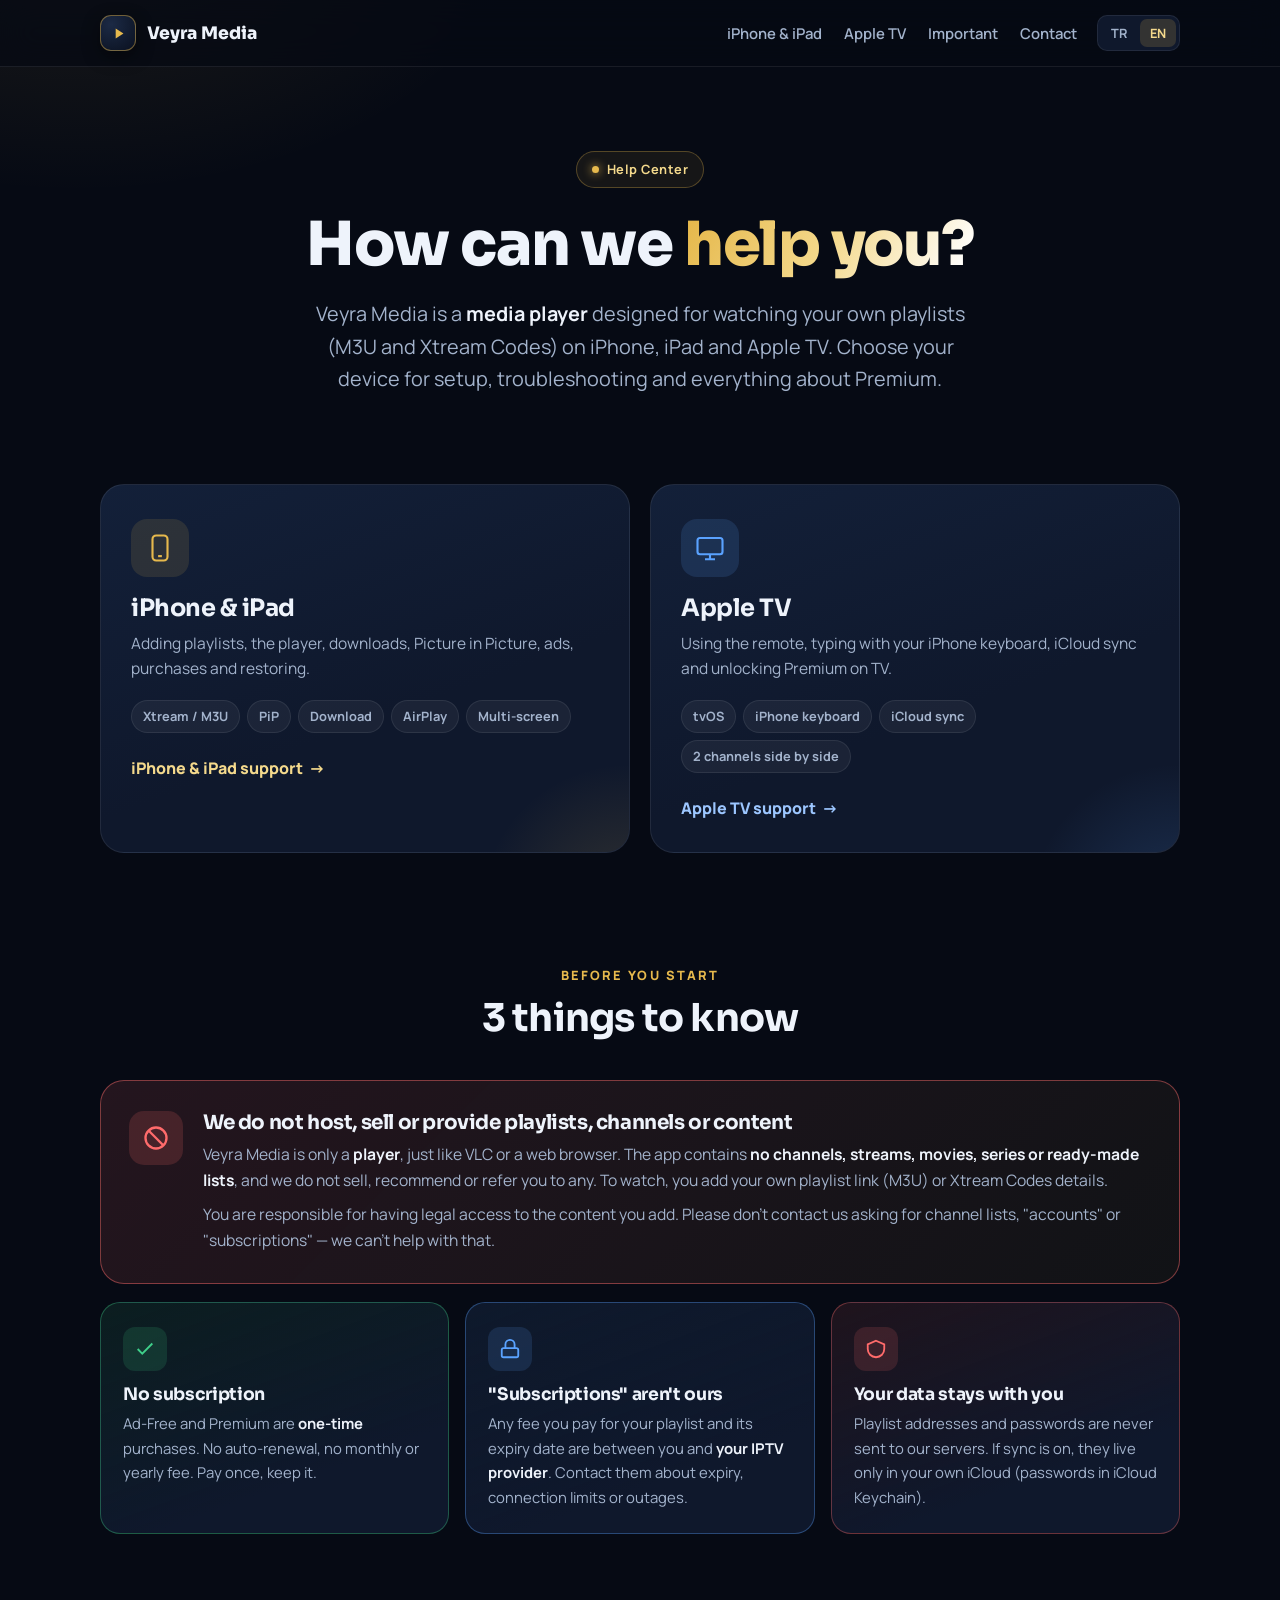
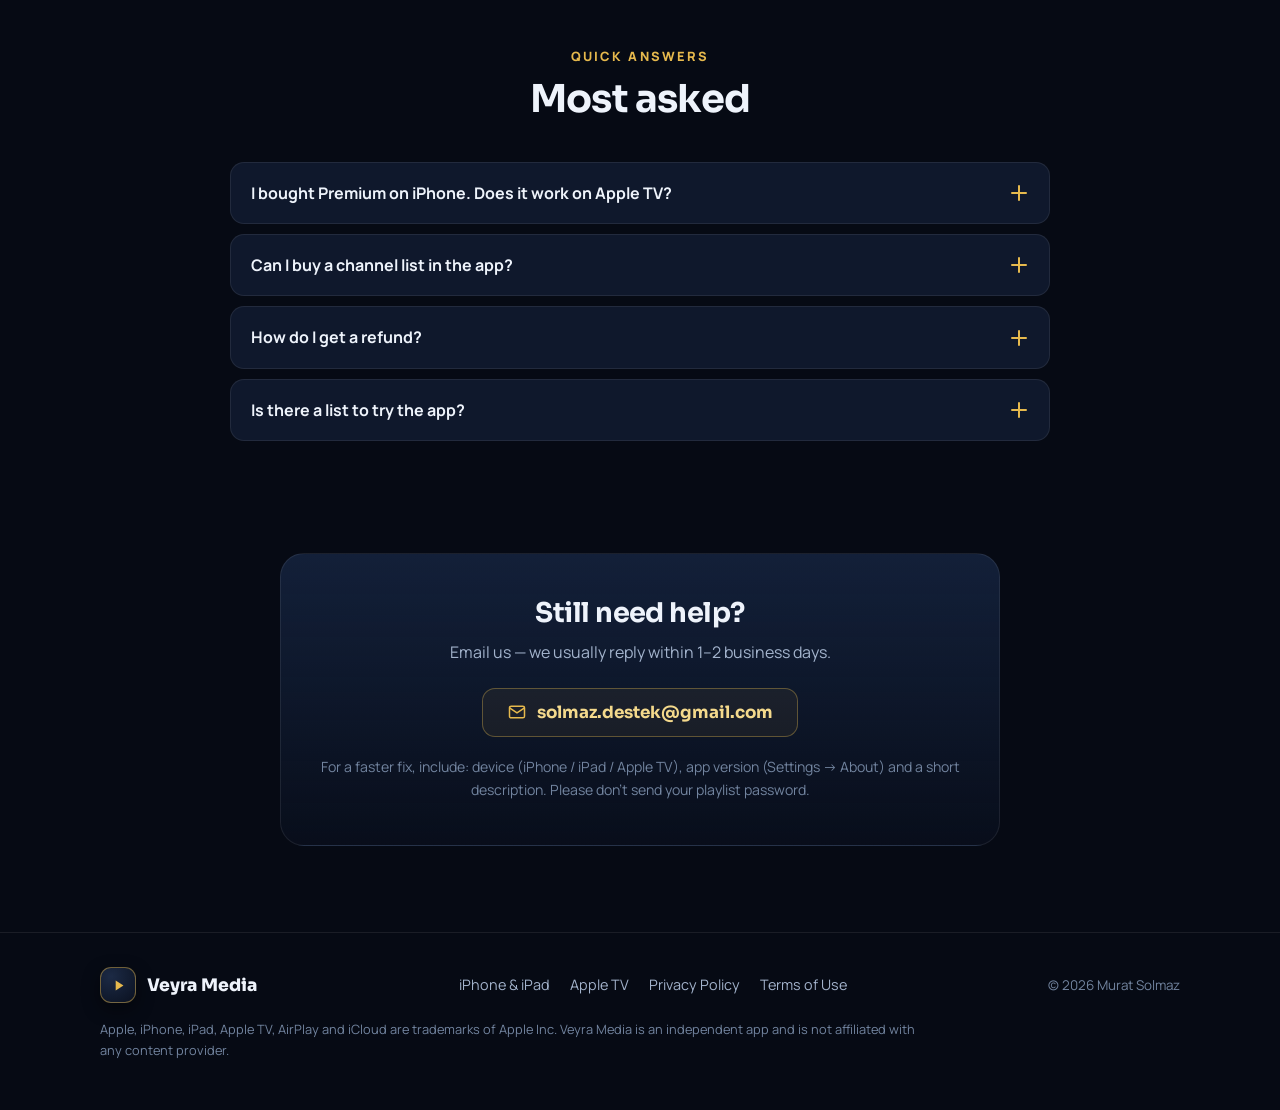
<file: index.html>
<!DOCTYPE html>
<html lang="tr">
<head>
<meta charset="UTF-8">
<meta name="viewport" content="width=device-width, initial-scale=1.0">
<title>Veyra Media — Destek</title>
<meta name="description" content="Veyra Media destek merkezi: iPhone, iPad ve Apple TV için kurulum, sorun giderme, Premium ve iletişim. Veyra Media bir oynatıcıdır; playlist, kanal veya içerik sağlamaz.">
<meta name="theme-color" content="#060a14">
<link rel="preconnect" href="https://fonts.googleapis.com">
<link rel="preconnect" href="https://fonts.gstatic.com" crossorigin>
<link href="https://fonts.googleapis.com/css2?family=Sora:wght@600;700;800&family=Manrope:wght@400;500;600;700;800&display=swap" rel="stylesheet">
<link rel="stylesheet" href="style.css">
<script src="site.js"></script>
</head>
<body>
<header class="nav">
  <div class="wrap nav-in">
    <a class="brand" href="index.html"><span class="logo"><svg viewBox="0 0 24 24"><path d="M8 5v14l11-7z"/></svg></span>Veyra Media</a>
    <div class="nav-r">
      <nav class="nav-links">
        <a href="ios.html">iPhone &amp; iPad</a>
        <a href="tv.html">Apple TV</a>
        <a href="#onemli"><span data-tr>Önemli</span><span data-en>Important</span></a>
        <a href="#iletisim"><span data-tr>İletişim</span><span data-en>Contact</span></a>
      </nav>
      <div class="lang"><button data-l="tr" onclick="setLang('tr')">TR</button><button data-l="en" onclick="setLang('en')">EN</button></div>
    </div>
  </div>
</header>

<section class="hero">
  <div class="wrap">
    <div class="pill"><i></i><span data-tr>Destek Merkezi</span><span data-en>Help Center</span></div>
    <h1 data-tr>Size nasıl <span class="grad">yardımcı olabiliriz?</span></h1>
    <h1 data-en>How can we <span class="grad">help you?</span></h1>
    <p class="lead" data-tr>Veyra Media, kendi playlist'lerinizi (M3U ve Xtream Codes) iPhone, iPad ve Apple TV'de izlemeniz için tasarlanmış bir <strong>medya oynatıcısıdır</strong>. Cihazınızı seçin; kurulum, sorun giderme ve Premium hakkında her şey orada.</p>
    <p class="lead" data-en>Veyra Media is a <strong>media player</strong> designed for watching your own playlists (M3U and Xtream Codes) on iPhone, iPad and Apple TV. Choose your device for setup, troubleshooting and everything about Premium.</p>
  </div>
</section>

<section style="padding-top:0">
  <div class="wrap">
    <div class="plat">
      <a class="pc reveal" href="ios.html">
        <div class="dev"><svg viewBox="0 0 24 24"><rect x="6" y="2" width="12" height="20" rx="3"/><path d="M10.5 18.5h3"/></svg></div>
        <h3>iPhone &amp; iPad</h3>
        <p data-tr>Playlist ekleme, oynatıcı, indirme, Resim içinde Resim, reklamlar, satın alma ve geri yükleme.</p>
        <p data-en>Adding playlists, the player, downloads, Picture in Picture, ads, purchases and restoring.</p>
        <ul><li>Xtream / M3U</li><li>PiP</li><li data-tr>İndir</li><li data-en>Download</li><li>AirPlay</li><li data-tr>Çoklu ekran</li><li data-en>Multi-screen</li></ul>
        <span class="go"><span data-tr>iPhone &amp; iPad desteği</span><span data-en>iPhone &amp; iPad support</span> →</span>
      </a>
      <a class="pc tv reveal" href="tv.html">
        <div class="dev"><svg viewBox="0 0 24 24"><rect x="2" y="4" width="20" height="13" rx="2"/><path d="M8 21h8M12 17v4"/></svg></div>
        <h3>Apple TV</h3>
        <p data-tr>Kumandayla kullanım, iPhone klavyesiyle yazma, iCloud eşitleme, Premium'un TV'de açılması.</p>
        <p data-en>Using the remote, typing with your iPhone keyboard, iCloud sync and unlocking Premium on TV.</p>
        <ul><li>tvOS</li><li data-tr>iPhone klavyesi</li><li data-en>iPhone keyboard</li><li data-tr>iCloud eşitleme</li><li data-en>iCloud sync</li><li data-tr>Yan yana 2 kanal</li><li data-en>2 channels side by side</li></ul>
        <span class="go"><span data-tr>Apple TV desteği</span><span data-en>Apple TV support</span> →</span>
      </a>
    </div>
  </div>
</section>

<section id="onemli">
  <div class="wrap">
    <div class="sh reveal">
      <span class="kick"><span data-tr>Başlamadan önce</span><span data-en>Before you start</span></span>
      <h2 data-tr>Bilmeniz gereken 3 şey</h2>
      <h2 data-en>3 things to know</h2>
    </div>
    <div class="big-notice reveal" style="margin-bottom:18px">
      <div class="bi"><svg viewBox="0 0 24 24"><circle cx="12" cy="12" r="9"/><path d="M5.6 5.6l12.8 12.8"/></svg></div>
      <div>
        <h3 data-tr>Playlist, kanal veya içerik barındırmıyor, satmıyoruz</h3>
        <h3 data-en>We do not host, sell or provide playlists, channels or content</h3>
        <p data-tr>Veyra Media yalnızca bir <strong>oynatıcıdır</strong>; tıpkı VLC veya bir web tarayıcısı gibi. Uygulamada <strong>hiçbir kanal, yayın, film, dizi ya da hazır liste yoktur</strong> ve size böyle bir şey satmıyor, önermiyor ya da yönlendirmiyoruz. İzlemek için kendi playlist bağlantınızı (M3U) veya Xtream Codes bilgilerinizi eklemeniz gerekir.</p>
        <p data-en>Veyra Media is only a <strong>player</strong>, just like VLC or a web browser. The app contains <strong>no channels, streams, movies, series or ready-made lists</strong>, and we do not sell, recommend or refer you to any. To watch, you add your own playlist link (M3U) or Xtream Codes details.</p>
        <p data-tr>Eklediğiniz içeriğe yasal erişim hakkınızın olması sizin sorumluluğunuzdadır. Kanal listesi, "hesap" ya da "abonelik" talebiyle bize yazmayın; bu konularda yardımcı olamayız.</p>
        <p data-en>You are responsible for having legal access to the content you add. Please don't contact us asking for channel lists, "accounts" or "subscriptions" — we can't help with that.</p>
      </div>
    </div>
    <div class="facts">
      <div class="fact green reveal">
        <div class="fi"><svg viewBox="0 0 24 24"><path d="M20 6L9 17l-5-5"/></svg></div>
        <h3 data-tr>Abonelik yok</h3><h3 data-en>No subscription</h3>
        <p data-tr>Reklamsız ve Premium <strong>tek seferlik</strong> satın alımlardır. Otomatik yenileme, aylık ya da yıllık ücret yoktur. Bir kez öder, hep kullanırsınız.</p>
        <p data-en>Ad-Free and Premium are <strong>one-time</strong> purchases. No auto-renewal, no monthly or yearly fee. Pay once, keep it.</p>
      </div>
      <div class="fact blue reveal">
        <div class="fi"><svg viewBox="0 0 24 24"><rect x="3" y="11" width="18" height="10" rx="2"/><path d="M7 11V7a5 5 0 0110 0v4"/></svg></div>
        <h3 data-tr>"Abonelik" uygulamamızda değil</h3><h3 data-en>"Subscriptions" aren't ours</h3>
        <p data-tr>Playlist'iniz için ödediğiniz ücret ve hesabın bitiş tarihi, <strong>IPTV sağlayıcınızla</strong> aranızdadır. Bitiş, bağlantı sayısı ya da yayın kesintisi için sağlayıcınıza başvurun.</p>
        <p data-en>Any fee you pay for your playlist and its expiry date are between you and <strong>your IPTV provider</strong>. Contact them about expiry, connection limits or outages.</p>
      </div>
      <div class="fact red reveal">
        <div class="fi"><svg viewBox="0 0 24 24"><path d="M12 3l9 4v5c0 5-3.8 8.7-9 9-5.2-.3-9-4-9-9V7z"/></svg></div>
        <h3 data-tr>Bilgileriniz cihazınızda</h3><h3 data-en>Your data stays with you</h3>
        <p data-tr>Playlist adresleri ve şifreler sunucumuza gönderilmez. Eşitleme açıksa yalnızca kendi iCloud hesabınızda (şifreler iCloud Anahtar Zinciri'nde) tutulur.</p>
        <p data-en>Playlist addresses and passwords are never sent to our servers. If sync is on, they live only in your own iCloud (passwords in iCloud Keychain).</p>
      </div>
    </div>
  </div>
</section>

<section>
  <div class="wrap">
    <div class="sh reveal">
      <span class="kick"><span data-tr>Hızlı yanıtlar</span><span data-en>Quick answers</span></span>
      <h2 data-tr>En çok sorulanlar</h2><h2 data-en>Most asked</h2>
    </div>
    <div class="faq">
      <details class="reveal"><summary><span data-tr>Premium'u iPhone'da aldım, Apple TV'de de geçerli mi?</span><span data-en>I bought Premium on iPhone. Does it work on Apple TV?</span><span class="pl"></span></summary>
        <div class="ans"><span data-tr>Evet. Premium (ömür boyu) aynı Apple Kimliği ile iPhone, iPad ve Apple TV'de geçerlidir. TV'de Premium ekranında <strong>Geri Yükle</strong>'ye basmanız yeterli. "Reklamsız" yalnızca iPhone/iPad reklamlarını kaldırır; Apple TV'de zaten reklam yoktur.</span><span data-en>Yes. Premium (lifetime) works on iPhone, iPad and Apple TV with the same Apple ID. On TV, just tap <strong>Restore</strong> on the Premium screen. "Ad-Free" removes ads on iPhone/iPad only; Apple TV has no ads anyway.</span></div></details>
      <details class="reveal"><summary><span data-tr>Uygulamadan kanal listesi satın alabilir miyim?</span><span data-en>Can I buy a channel list in the app?</span><span class="pl"></span></summary>
        <div class="ans"><span data-tr>Hayır. Uygulama içi satın alımlar yalnızca uygulamanın özelliklerini (Premium, Reklamsız) açar. Hiçbir içerik, kanal ya da playlist satılmaz.</span><span data-en>No. In-app purchases only unlock app features (Premium, Ad-Free). No content, channels or playlists are sold.</span></div></details>
      <details class="reveal"><summary><span data-tr>Para iadesi nasıl alırım?</span><span data-en>How do I get a refund?</span><span class="pl"></span></summary>
        <div class="ans"><span data-tr>Satın alımlar Apple üzerinden yapılır; iadeyi de Apple yönetir. <a href="https://reportaproblem.apple.com" rel="noopener">reportaproblem.apple.com</a> adresinden talep oluşturabilirsiniz.</span><span data-en>Purchases are processed by Apple, which also handles refunds. You can request one at <a href="https://reportaproblem.apple.com" rel="noopener">reportaproblem.apple.com</a>.</span></div></details>
      <details class="reveal"><summary><span data-tr>Denemek için bir liste var mı?</span><span data-en>Is there a list to try the app?</span><span class="pl"></span></summary>
        <div class="ans"><span data-tr>Uygulamayı denemek için yalnızca açık lisanslı kısa filmlerden oluşan bir <strong>demo listesi</strong> var: <code>https://dizaynlabs.github.io/veyra-support/demo/veyra-demo.m3u</code>. Bu liste canlı TV veya ticari içerik içermez.</span><span data-en>To try the app there is a <strong>demo list</strong> made only of openly licensed short films: <code>https://dizaynlabs.github.io/veyra-support/demo/veyra-demo.m3u</code>. It contains no live TV or commercial content.</span></div></details>
    </div>
  </div>
</section>

<section id="iletisim">
  <div class="wrap">
    <div class="contact reveal">
      <h2 data-tr>Hâlâ yardıma mı ihtiyacınız var?</h2><h2 data-en>Still need help?</h2>
      <p data-tr>Bize e-posta gönderin, genellikle 1–2 iş günü içinde yanıtlıyoruz.</p>
      <p data-en>Email us — we usually reply within 1–2 business days.</p>
      <a class="mail" href="mailto:solmaz.destek@gmail.com"><svg viewBox="0 0 24 24"><rect x="3" y="5" width="18" height="14" rx="2"/><path d="M3 7l9 6 9-6"/></svg>solmaz.destek@gmail.com</a>
      <p class="tip" data-tr>Daha hızlı çözüm için: cihaz (iPhone / iPad / Apple TV), uygulama sürümü (Ayarlar → Hakkında) ve sorunun kısa açıklaması. Lütfen playlist şifrenizi göndermeyin.</p>
      <p class="tip" data-en>For a faster fix, include: device (iPhone / iPad / Apple TV), app version (Settings → About) and a short description. Please don't send your playlist password.</p>
    </div>
  </div>
</section>

<footer>
  <div class="wrap">
    <div class="foot">
      <a class="brand" href="index.html"><span class="logo"><svg viewBox="0 0 24 24"><path d="M8 5v14l11-7z"/></svg></span>Veyra Media</a>
      <nav>
        <a href="ios.html">iPhone &amp; iPad</a><a href="tv.html">Apple TV</a>
        <a href="privacy.html"><span data-tr>Gizlilik Politikası</span><span data-en>Privacy Policy</span></a>
        <a href="terms.html"><span data-tr>Kullanım Koşulları</span><span data-en>Terms of Use</span></a>
      </nav>
      <div class="copy">© 2026 Murat Solmaz</div>
    </div>
    <p class="disc" data-tr>Apple, iPhone, iPad, Apple TV, AirPlay ve iCloud, Apple Inc.'in ticari markalarıdır. Veyra Media bağımsız bir uygulamadır ve hiçbir içerik sağlayıcısıyla bağlantılı değildir.</p>
    <p class="disc" data-en>Apple, iPhone, iPad, Apple TV, AirPlay and iCloud are trademarks of Apple Inc. Veyra Media is an independent app and is not affiliated with any content provider.</p>
  </div>
</footer>
</body>
</html>
</file>
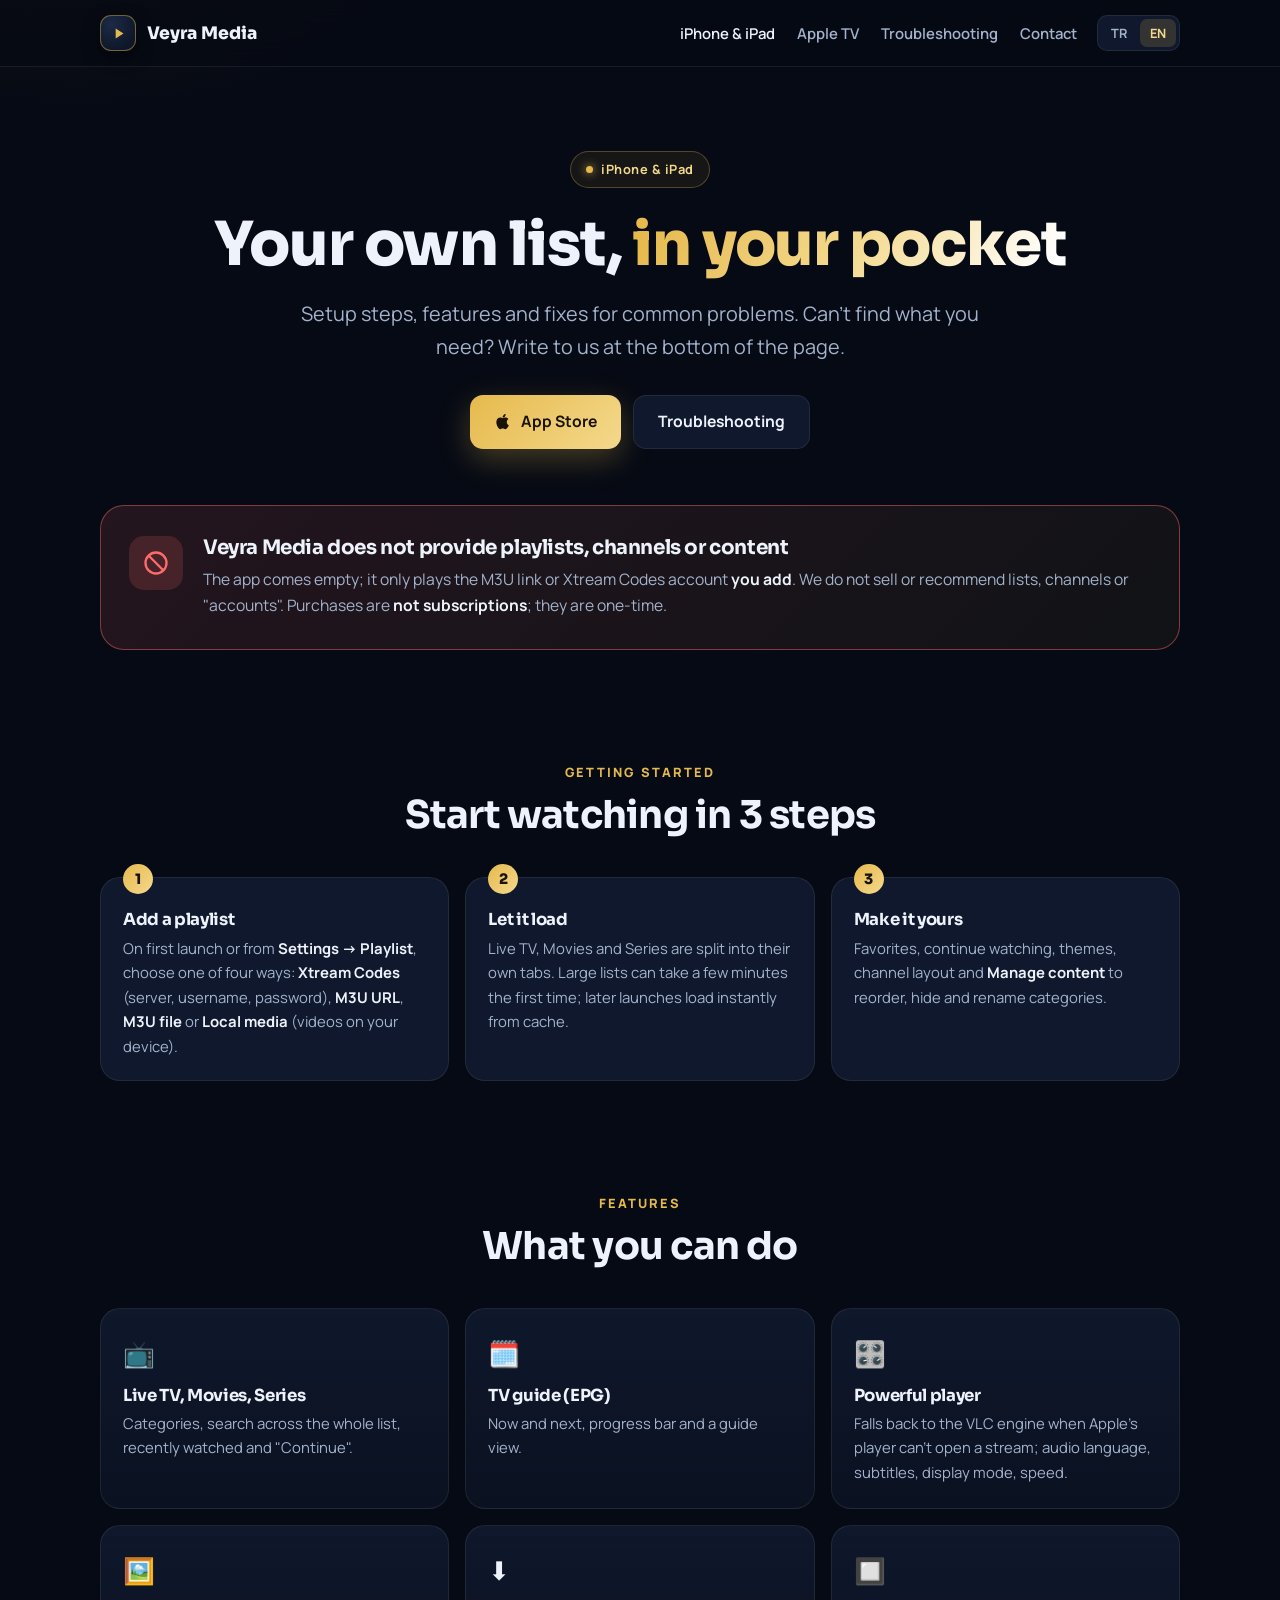
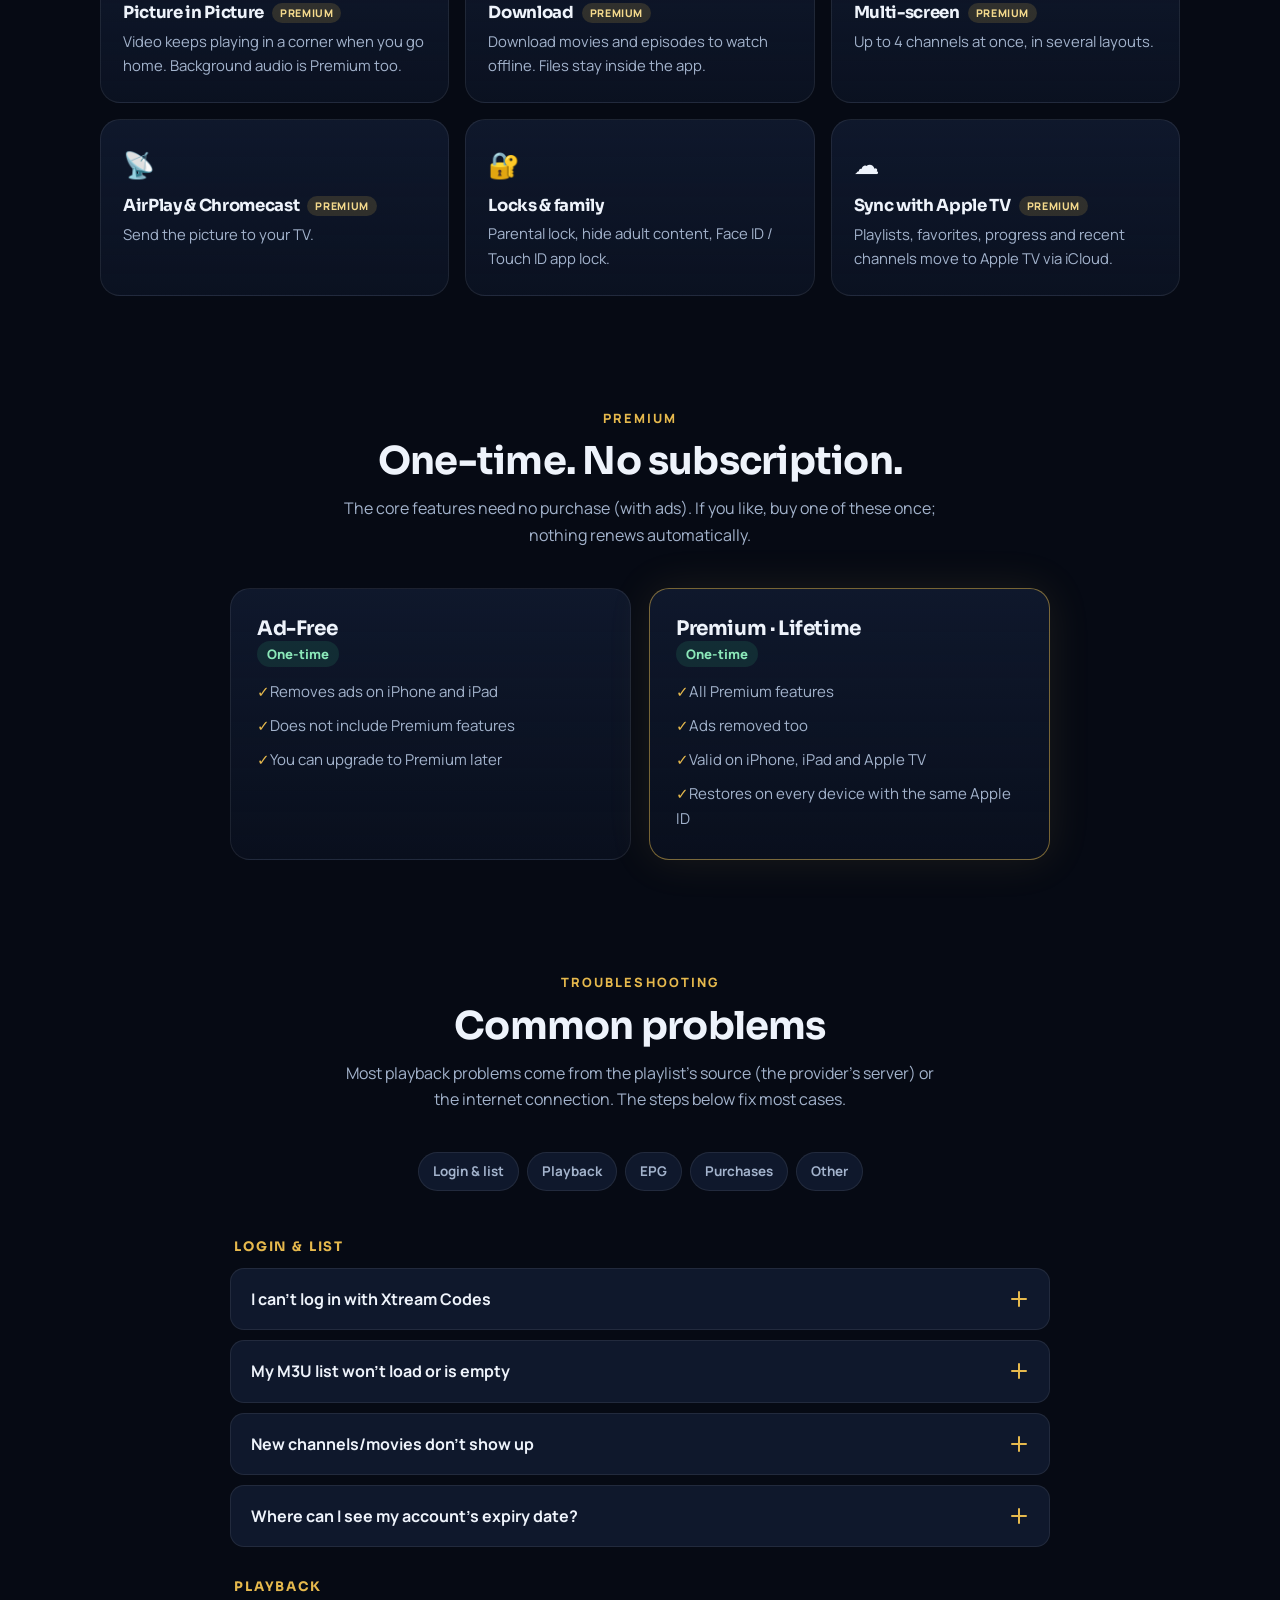
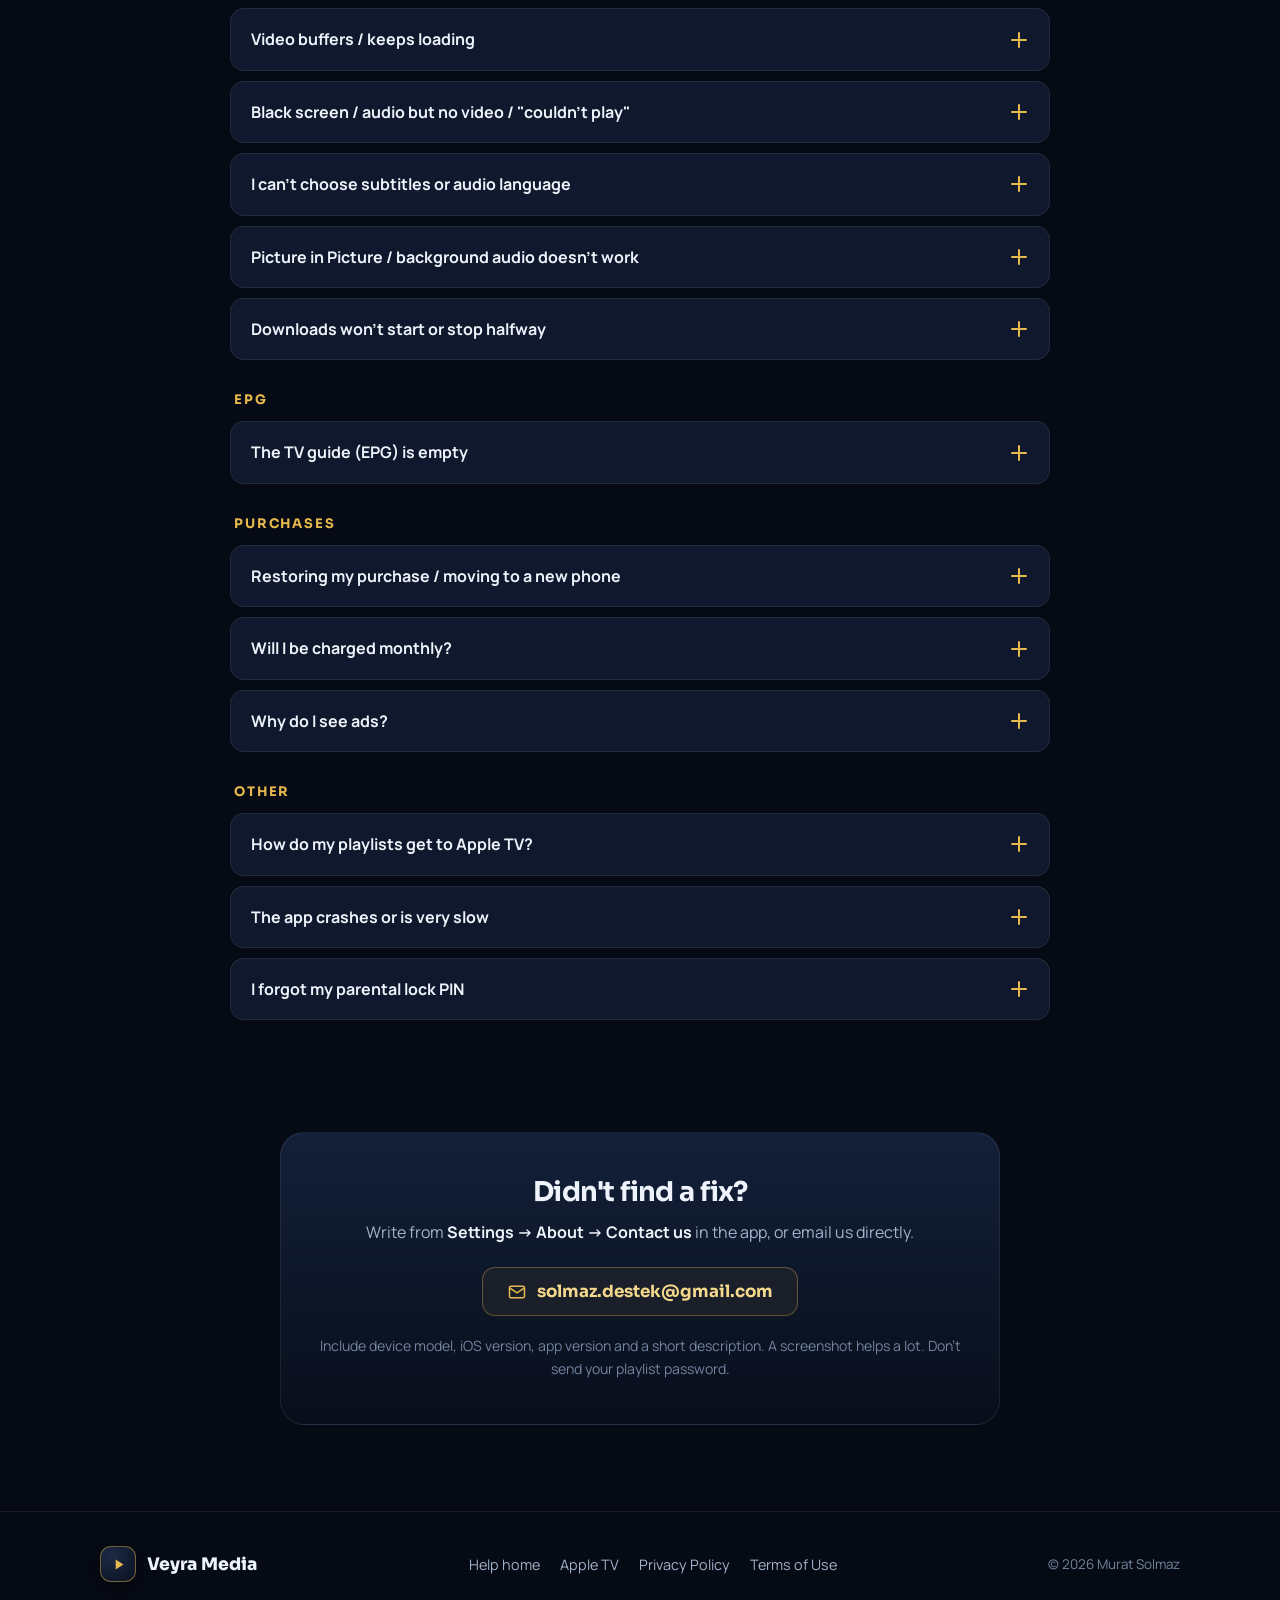
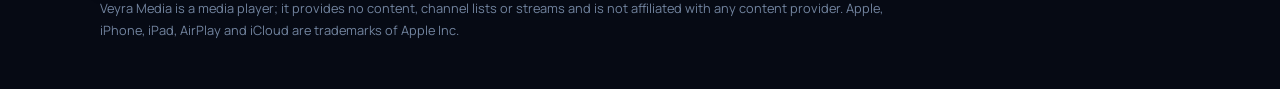
<file: ios.html>
<!DOCTYPE html>
<html lang="tr">
<head>
<meta charset="UTF-8">
<meta name="viewport" content="width=device-width, initial-scale=1.0">
<title>Veyra Media — iPhone &amp; iPad Destek</title>
<meta name="description" content="Veyra Media iPhone ve iPad destek: playlist ekleme (Xtream Codes, M3U), oynatma sorunları, EPG, indirme, Premium, Reklamsız ve geri yükleme.">
<meta name="theme-color" content="#060a14">
<link rel="preconnect" href="https://fonts.googleapis.com">
<link rel="preconnect" href="https://fonts.gstatic.com" crossorigin>
<link href="https://fonts.googleapis.com/css2?family=Sora:wght@600;700;800&family=Manrope:wght@400;500;600;700;800&display=swap" rel="stylesheet">
<link rel="stylesheet" href="style.css">
<script src="site.js"></script>
</head>
<body>
<header class="nav">
  <div class="wrap nav-in">
    <a class="brand" href="index.html"><span class="logo"><svg viewBox="0 0 24 24"><path d="M8 5v14l11-7z"/></svg></span>Veyra Media</a>
    <div class="nav-r">
      <nav class="nav-links">
        <a href="ios.html" class="on">iPhone &amp; iPad</a>
        <a href="tv.html">Apple TV</a>
        <a href="#sorunlar"><span data-tr>Sorun giderme</span><span data-en>Troubleshooting</span></a>
        <a href="#iletisim"><span data-tr>İletişim</span><span data-en>Contact</span></a>
      </nav>
      <div class="lang"><button data-l="tr" onclick="setLang('tr')">TR</button><button data-l="en" onclick="setLang('en')">EN</button></div>
    </div>
  </div>
</header>

<section class="hero">
  <div class="wrap">
    <div class="pill"><i></i>iPhone &amp; iPad</div>
    <h1 data-tr>Kendi listeniz, <span class="grad">cebinizde</span></h1>
    <h1 data-en>Your own list, <span class="grad">in your pocket</span></h1>
    <p class="lead" data-tr>Kurulum adımları, özellikler ve sık karşılaşılan sorunların çözümleri. Aradığınızı bulamazsanız sayfanın sonundan bize yazın.</p>
    <p class="lead" data-en>Setup steps, features and fixes for common problems. Can't find what you need? Write to us at the bottom of the page.</p>
    <div class="cta">
      <a class="btn btn-p" href="https://apps.apple.com/app/id6762657480"><svg viewBox="0 0 24 24" fill="#1a1304"><path d="M17.05 12.04c-.03-2.6 2.12-3.85 2.22-3.91-1.21-1.77-3.09-2.01-3.76-2.04-1.6-.16-3.12.94-3.93.94-.81 0-2.06-.92-3.39-.89-1.74.03-3.35 1.01-4.25 2.57-1.81 3.14-.46 7.79 1.3 10.34.86 1.25 1.88 2.65 3.21 2.6 1.29-.05 1.78-.83 3.34-.83 1.55 0 2 .83 3.37.81 1.39-.03 2.27-1.27 3.12-2.53.98-1.45 1.39-2.85 1.41-2.92-.03-.01-2.71-1.04-2.74-4.13M14.54 4.6c.71-.86 1.19-2.06 1.06-3.25-1.02.04-2.26.68-2.99 1.54-.66.76-1.23 1.98-1.08 3.15 1.14.09 2.3-.58 3.01-1.44"/></svg><span data-tr>App Store</span><span data-en>App Store</span></a>
      <a class="btn btn-g" href="#sorunlar"><span data-tr>Sorun giderme</span><span data-en>Troubleshooting</span></a>
    </div>
  </div>
</section>

<section style="padding-top:0">
  <div class="wrap">
    <div class="big-notice reveal">
      <div class="bi"><svg viewBox="0 0 24 24"><circle cx="12" cy="12" r="9"/><path d="M5.6 5.6l12.8 12.8"/></svg></div>
      <div>
        <h3 data-tr>Veyra Media playlist, kanal veya içerik sağlamaz</h3>
        <h3 data-en>Veyra Media does not provide playlists, channels or content</h3>
        <p data-tr>Uygulama boş gelir; yalnızca <strong>sizin eklediğiniz</strong> M3U bağlantısını veya Xtream Codes hesabını oynatır. Liste, kanal ya da "hesap" satmıyor, önermiyoruz. Satın alımlar <strong>abonelik değildir</strong>; tek seferliktir.</p>
        <p data-en>The app comes empty; it only plays the M3U link or Xtream Codes account <strong>you add</strong>. We do not sell or recommend lists, channels or "accounts". Purchases are <strong>not subscriptions</strong>; they are one-time.</p>
      </div>
    </div>
  </div>
</section>

<section id="baslangic">
  <div class="wrap">
    <div class="sh reveal">
      <span class="kick"><span data-tr>Başlangıç</span><span data-en>Getting started</span></span>
      <h2 data-tr>3 adımda izlemeye başlayın</h2><h2 data-en>Start watching in 3 steps</h2>
    </div>
    <div class="steps">
      <div class="step reveal">
        <h3 data-tr>Playlist ekleyin</h3><h3 data-en>Add a playlist</h3>
        <p data-tr>İlk açılışta ya da <strong>Ayarlar → Playlist</strong>'ten dört yoldan birini seçin: <strong>Xtream Codes</strong> (sunucu, kullanıcı adı, şifre), <strong>M3U URL</strong>, <strong>M3U dosyası</strong> veya <strong>Yerel medya</strong> (cihazınızdaki videolar).</p>
        <p data-en>On first launch or from <strong>Settings → Playlist</strong>, choose one of four ways: <strong>Xtream Codes</strong> (server, username, password), <strong>M3U URL</strong>, <strong>M3U file</strong> or <strong>Local media</strong> (videos on your device).</p>
      </div>
      <div class="step reveal">
        <h3 data-tr>İçerik yüklensin</h3><h3 data-en>Let it load</h3>
        <p data-tr>Canlı TV, Filmler ve Diziler kendi sekmelerine ayrılır. Büyük listelerde ilk yükleme birkaç dakika sürebilir; sonraki açılışlar önbellekten anında gelir.</p>
        <p data-en>Live TV, Movies and Series are split into their own tabs. Large lists can take a few minutes the first time; later launches load instantly from cache.</p>
      </div>
      <div class="step reveal">
        <h3 data-tr>Kişiselleştirin</h3><h3 data-en>Make it yours</h3>
        <p data-tr>Favoriler, kaldığın yerden devam, tema, kanal görünümü ve <strong>İçeriği yönet</strong> ile kategorileri sıralama, gizleme ve yeniden adlandırma.</p>
        <p data-en>Favorites, continue watching, themes, channel layout and <strong>Manage content</strong> to reorder, hide and rename categories.</p>
      </div>
    </div>
  </div>
</section>

<section id="ozellikler">
  <div class="wrap">
    <div class="sh reveal">
      <span class="kick"><span data-tr>Özellikler</span><span data-en>Features</span></span>
      <h2 data-tr>Neler yapabilirsiniz?</h2><h2 data-en>What you can do</h2>
    </div>
    <div class="grid">
      <div class="card reveal"><span class="em">📺</span><h3><span data-tr>Canlı TV, Film, Dizi</span><span data-en>Live TV, Movies, Series</span></h3><p data-tr>Kategoriler, tüm listede arama, son izlenenler ve "Devam et".</p><p data-en>Categories, search across the whole list, recently watched and "Continue".</p></div>
      <div class="card reveal"><span class="em">🗓️</span><h3><span data-tr>TV rehberi (EPG)</span><span data-en>TV guide (EPG)</span></h3><p data-tr>Şu an ve sıradaki program, ilerleme çubuğu, rehber görünümü.</p><p data-en>Now and next, progress bar and a guide view.</p></div>
      <div class="card reveal"><span class="em">🎛️</span><h3><span data-tr>Güçlü oynatıcı</span><span data-en>Powerful player</span></h3><p data-tr>Apple oynatıcısı açamazsa VLC motoruna otomatik geçiş; ses dili, altyazı, görüntü modu, hız.</p><p data-en>Falls back to the VLC engine when Apple's player can't open a stream; audio language, subtitles, display mode, speed.</p></div>
      <div class="card reveal"><span class="em">🖼️</span><h3><span data-tr>Resim içinde Resim</span><span data-en>Picture in Picture</span> <span class="tag">Premium</span></h3><p data-tr>Ana ekrana çıkınca video köşede oynamaya devam eder. Arka planda ses de Premium'dadır.</p><p data-en>Video keeps playing in a corner when you go home. Background audio is Premium too.</p></div>
      <div class="card reveal"><span class="em">⬇️</span><h3><span data-tr>İndir</span><span data-en>Download</span> <span class="tag">Premium</span></h3><p data-tr>Film ve bölümleri indirip internetsiz izleyin. Dosyalar uygulamanın içinde kalır.</p><p data-en>Download movies and episodes to watch offline. Files stay inside the app.</p></div>
      <div class="card reveal"><span class="em">🔲</span><h3><span data-tr>Çoklu ekran</span><span data-en>Multi-screen</span> <span class="tag">Premium</span></h3><p data-tr>4 kanala kadar aynı anda, farklı yerleşimlerle.</p><p data-en>Up to 4 channels at once, in several layouts.</p></div>
      <div class="card reveal"><span class="em">📡</span><h3><span data-tr>AirPlay &amp; Chromecast</span><span data-en>AirPlay &amp; Chromecast</span> <span class="tag">Premium</span></h3><p data-tr>Görüntüyü televizyonunuza yansıtın.</p><p data-en>Send the picture to your TV.</p></div>
      <div class="card reveal"><span class="em">🔐</span><h3><span data-tr>Kilit ve aile</span><span data-en>Locks &amp; family</span></h3><p data-tr>Ebeveyn kilidi, yetişkin içeriğini gizleme, Face ID / Touch ID ile uygulama kilidi.</p><p data-en>Parental lock, hide adult content, Face ID / Touch ID app lock.</p></div>
      <div class="card reveal"><span class="em">☁️</span><h3><span data-tr>Apple TV ile eşitleme</span><span data-en>Sync with Apple TV</span> <span class="tag">Premium</span></h3><p data-tr>Playlist'ler, favoriler, kaldığın yer ve son izlenenler iCloud ile Apple TV'ye taşınır.</p><p data-en>Playlists, favorites, progress and recent channels move to Apple TV via iCloud.</p></div>
    </div>
  </div>
</section>

<section id="premium">
  <div class="wrap">
    <div class="sh reveal">
      <span class="kick">Premium</span>
      <h2 data-tr>Tek seferlik. Abonelik yok.</h2><h2 data-en>One-time. No subscription.</h2>
      <p data-tr>Uygulamanın temel özellikleri satın alma gerektirmez (reklamlı). İsterseniz aşağıdakilerden birini bir kez alırsınız; otomatik yenileme olmaz.</p>
      <p data-en>The core features need no purchase (with ads). If you like, buy one of these once; nothing renews automatically.</p>
    </div>
    <div class="plans">
      <div class="plan reveal">
        <h3 data-tr>Reklamsız</h3><h3 data-en>Ad-Free</h3>
        <span class="once" data-tr>Tek seferlik</span><span class="once" data-en>One-time</span>
        <ul>
          <li data-tr>iPhone ve iPad'de reklamları kaldırır</li><li data-en>Removes ads on iPhone and iPad</li>
          <li data-tr>Premium özellikleri içermez</li><li data-en>Does not include Premium features</li>
          <li data-tr>Daha sonra Premium'a yükseltebilirsiniz</li><li data-en>You can upgrade to Premium later</li>
        </ul>
      </div>
      <div class="plan feat reveal">
        <h3 data-tr>Premium · Ömür boyu</h3><h3 data-en>Premium · Lifetime</h3>
        <span class="once" data-tr>Tek seferlik</span><span class="once" data-en>One-time</span>
        <ul>
          <li data-tr>Tüm Premium özellikler</li><li data-en>All Premium features</li>
          <li data-tr>Reklamlar da kalkar</li><li data-en>Ads removed too</li>
          <li data-tr>iPhone, iPad ve Apple TV'de geçerli</li><li data-en>Valid on iPhone, iPad and Apple TV</li>
          <li data-tr>Aynı Apple Kimliğiyle her cihazda geri yüklenir</li><li data-en>Restores on every device with the same Apple ID</li>
        </ul>
      </div>
    </div>
  </div>
</section>

<section id="sorunlar">
  <div class="wrap">
    <div class="sh reveal">
      <span class="kick"><span data-tr>Sorun giderme</span><span data-en>Troubleshooting</span></span>
      <h2 data-tr>Sık karşılaşılan sorunlar</h2><h2 data-en>Common problems</h2>
      <p data-tr>Oynatma sorunlarının çoğu playlist'in kaynağından (sağlayıcı sunucusu) ya da internet bağlantısından kaynaklanır. Aşağıdaki adımlar çoğu durumu çözer.</p>
      <p data-en>Most playback problems come from the playlist's source (the provider's server) or the internet connection. The steps below fix most cases.</p>
    </div>
    <div class="faq-cats">
      <a href="#g-giris"><span data-tr>Giriş &amp; liste</span><span data-en>Login &amp; list</span></a>
      <a href="#g-oynatma"><span data-tr>Oynatma</span><span data-en>Playback</span></a>
      <a href="#g-epg">EPG</a>
      <a href="#g-satin"><span data-tr>Satın alma</span><span data-en>Purchases</span></a>
      <a href="#g-diger"><span data-tr>Diğer</span><span data-en>Other</span></a>
    </div>
    <div class="faq">
      <h3 class="grp" id="g-giris"><span data-tr>Giriş &amp; liste</span><span data-en>Login &amp; list</span></h3>
      <details class="reveal" id="q-xtream"><summary><span data-tr>Xtream Codes ile giriş yapamıyorum</span><span data-en>I can't log in with Xtream Codes</span><span class="pl"></span></summary><div class="ans">
        <ol data-tr><li>Sunucu adresini sağlayıcınızın verdiği gibi, <strong>http:// veya https:// ve port</strong> ile yazın (ör. <code>http://ornek.com:8080</code>).</li><li>Kullanıcı adı ve şifrenin başında/sonunda <strong>boşluk</strong> olmadığından emin olun; büyük/küçük harf önemlidir.</li><li>Hesabınızın <strong>aktif</strong> olduğunu ve süresinin dolmadığını sağlayıcınıza sorun.</li><li>Cihazın <strong>tarih ve saatinin</strong> otomatik olduğundan emin olun; yanlış saat giriş hatası verebilir.</li><li>Başka bir ağda (ör. mobil veri) deneyin; bazı internet sağlayıcıları sunucuları engelleyebilir.</li></ol>
        <ol data-en><li>Enter the server exactly as your provider gave it, <strong>with http:// or https:// and the port</strong> (e.g. <code>http://example.com:8080</code>).</li><li>Make sure there are no <strong>spaces</strong> before/after the username and password; they are case-sensitive.</li><li>Ask your provider whether your account is <strong>active</strong> and not expired.</li><li>Make sure the device's <strong>date and time</strong> are set automatically; a wrong clock can cause login errors.</li><li>Try another network (e.g. mobile data); some ISPs block certain servers.</li></ol>
      </div></details>
      <details class="reveal"><summary><span data-tr>M3U listesi yüklenmiyor ya da boş geliyor</span><span data-en>My M3U list won't load or is empty</span><span class="pl"></span></summary><div class="ans">
        <span data-tr>Bağlantıyı Safari'de açmayı deneyin: bir dosya inmiyorsa ya da hata veriyorsa bağlantı geçersizdir veya süresi dolmuştur. Çok büyük listeler ilk seferde birkaç dakika sürebilir; ekranı açık tutun. Sağlayıcınız Xtream Codes bilgisi veriyorsa M3U yerine <strong>Xtream Codes</strong> ile eklemek genellikle daha hızlı ve güvenilirdir (film/dizi bilgileri ve EPG otomatik gelir).</span>
        <span data-en>Try opening the link in Safari: if no file downloads or you get an error, the link is invalid or expired. Very large lists may take a few minutes the first time; keep the screen on. If your provider gives Xtream Codes details, adding them via <strong>Xtream Codes</strong> instead of M3U is usually faster and more reliable (movie/series info and EPG come automatically).</span>
      </div></details>
      <details class="reveal"><summary><span data-tr>Yeni eklenen kanallar/filmler görünmüyor</span><span data-en>New channels/movies don't show up</span><span class="pl"></span></summary><div class="ans">
        <span data-tr><strong>Ayarlar → Playlist → Şimdi yenile</strong>'ye dokunun. "Açılışta otomatik güncelle" ve "Yenileme sıklığı" ayarlarıyla listenin ne zaman yenileneceğini seçebilirsiniz. Gizlediğiniz kategoriler <strong>İçeriği yönet</strong>'ten geri açılabilir.</span>
        <span data-en>Tap <strong>Settings → Playlist → Refresh now</strong>. Use "Auto-update on launch" and "Refresh frequency" to choose when the list refreshes. Categories you hid can be restored from <strong>Manage content</strong>.</span>
      </div></details>
      <details class="reveal"><summary><span data-tr>Hesabımın bitiş tarihini nereden görürüm?</span><span data-en>Where can I see my account's expiry date?</span><span class="pl"></span></summary><div class="ans">
        <span data-tr>Xtream Codes listelerinde <strong>Ayarlar → İçeriği yönet → playlist bilgisi</strong>'nde durum, bağlantı sayısı ve bitiş tarihi görünür. Bu tarih sağlayıcınızla olan hesabınıza aittir; Veyra Media'nın bir aboneliği yoktur. Yenilemek için sağlayıcınıza başvurun.</span>
        <span data-en>For Xtream Codes lists, status, connections and expiry appear in <strong>Settings → Manage content → playlist info</strong>. This date belongs to your account with your provider; Veyra Media has no subscription. Contact your provider to renew.</span>
      </div></details>

      <h3 class="grp" id="g-oynatma"><span data-tr>Oynatma</span><span data-en>Playback</span></h3>
      <details class="reveal"><summary><span data-tr>Görüntü takılıyor / sürekli yükleniyor</span><span data-en>Video buffers / keeps loading</span><span class="pl"></span></summary><div class="ans">
        <ol data-tr><li>İnternet hızınızı kontrol edin: HD için en az ~10 Mbps, 4K için ~25 Mbps önerilir.</li><li>Kanalın daha düşük kalitesini (SD/HD) deneyin ya da <strong>Ayarlar → Oynatıcı → Varsayılan kalite</strong>'yi düşürün.</li><li>Aynı hesabı başka cihazlarda izliyorsanız kapatın: çoğu hesap <strong>bağlantı sayısıyla</strong> sınırlıdır.</li><li>Sorun belirli saatlerde ya da tüm kanallarda oluyorsa genellikle sağlayıcı sunucusu yoğundur; sağlayıcınıza bildirin.</li><li>Modemi yeniden başlatmak ve Wi-Fi yerine mobil veriyle denemek sorunun ağda olup olmadığını gösterir.</li></ol>
        <ol data-en><li>Check your internet speed: around 10 Mbps for HD and 25 Mbps for 4K is recommended.</li><li>Try a lower-quality version of the channel (SD/HD) or lower <strong>Settings → Player → Default quality</strong>.</li><li>Close the same account on other devices: most accounts are limited by <strong>number of connections</strong>.</li><li>If it happens at certain hours or on every channel, the provider's server is usually overloaded; tell your provider.</li><li>Restarting your router and trying mobile data instead of Wi-Fi shows whether the problem is your network.</li></ol>
      </div></details>
      <details class="reveal"><summary><span data-tr>Siyah ekran / ses var görüntü yok / "oynatılamadı"</span><span data-en>Black screen / audio but no video / "couldn't play"</span><span class="pl"></span></summary><div class="ans">
        <span data-tr>Uygulama önce Apple'ın oynatıcısını dener, açamazsa VLC motoruna geçer. Hâlâ açılmıyorsa: başka bir kanalı deneyin (tek kanal ise yayın kaynakta kapalı olabilir), <strong>Ayarlar → Oynatıcı → Oynatıcı motoru</strong>'nu değiştirin (Premium) ve uygulamayı tamamen kapatıp açın. Bazı yayınlar yalnızca belirli ülkelerden ya da belirli cihaz türlerinden erişime açıktır; bunu yalnızca sağlayıcınız değiştirebilir.</span>
        <span data-en>The app tries Apple's player first and switches to the VLC engine if needed. If it still won't open: try another channel (if only one fails, the stream may be down at the source), change <strong>Settings → Player → Player engine</strong> (Premium) and fully close and reopen the app. Some streams only work from certain countries or device types; only your provider can change that.</span>
      </div></details>
      <details class="reveal"><summary><span data-tr>Altyazı veya dublaj seçemiyorum</span><span data-en>I can't choose subtitles or audio language</span><span class="pl"></span></summary><div class="ans">
        <span data-tr>Oynatıcının alt satırındaki <strong>Dublaj</strong> ve <strong>Altyazı</strong> düğmelerini kullanın. Seçenek görünmüyorsa yayında ek ses/altyazı izi yoktur. Altyazı boyutu ve gecikme ayarları ⚙ menüsündedir (Premium).</span>
        <span data-en>Use the <strong>Audio</strong> and <strong>Subtitles</strong> buttons on the player's bottom row. If nothing appears, the stream has no extra tracks. Subtitle size and delay are in the ⚙ menu (Premium).</span>
      </div></details>
      <details class="reveal"><summary><span data-tr>Resim içinde Resim / arka planda ses çalışmıyor</span><span data-en>Picture in Picture / background audio doesn't work</span><span class="pl"></span></summary><div class="ans">
        <span data-tr>İkisi de Premium özelliğidir. iPhone'da <strong>Ayarlar → Genel → Resim içinde Resim → Otomatik başlat</strong> açık olmalıdır. VLC motoruyla açılan bazı yayınlarda PiP iOS tarafından desteklenmeyebilir.</span>
        <span data-en>Both are Premium features. On iPhone, <strong>Settings → General → Picture in Picture → Start PiP Automatically</strong> must be on. Some streams opened with the VLC engine may not support PiP on iOS.</span>
      </div></details>
      <details class="reveal"><summary><span data-tr>İndirme başlamıyor ya da yarıda kalıyor</span><span data-en>Downloads won't start or stop halfway</span><span class="pl"></span></summary><div class="ans">
        <span data-tr>İndirme Premium'dur ve yalnızca film/bölüm içindir (canlı yayın indirilemez). Cihazda yeterli boş alan olduğundan emin olun. Bazı sağlayıcılar indirmeyi ya da aynı anda iki bağlantıyı engeller; izlerken indirme yapmamayı deneyin. İndirilenler yalnızca uygulama içinde oynatılır.</span>
        <span data-en>Downloading is Premium and only for movies/episodes (live TV can't be downloaded). Make sure the device has enough free space. Some providers block downloads or two connections at once; try not to watch while downloading. Downloads play only inside the app.</span>
      </div></details>

      <h3 class="grp" id="g-epg">EPG</h3>
      <details class="reveal"><summary><span data-tr>TV rehberi (EPG) boş görünüyor</span><span data-en>The TV guide (EPG) is empty</span><span class="pl"></span></summary><div class="ans">
        <span data-tr>Xtream Codes listelerinde EPG otomatik gelir. M3U listelerinde listenin içinde rehber adresi yoksa <strong>Ayarlar → EPG Yönetimi</strong>'nden sağlayıcınızın verdiği XMLTV adresini ekleyin. Kanal eşleşmesi kanal kimliğine (tvg-id) göre yapılır; bazı kanallarda sağlayıcı rehber vermiyorsa boş kalır. Cihaz saat diliminin doğru olduğundan emin olun.</span>
        <span data-en>With Xtream Codes, EPG loads automatically. For M3U, if the list has no guide address, add the XMLTV URL from your provider in <strong>Settings → EPG Management</strong>. Channels are matched by channel ID (tvg-id); if the provider has no guide for a channel it stays empty. Make sure the device time zone is correct.</span>
      </div></details>

      <h3 class="grp" id="g-satin"><span data-tr>Satın alma</span><span data-en>Purchases</span></h3>
      <details class="reveal" id="q-restore"><summary><span data-tr>Satın alımımı geri yükleme / yeni telefona taşıma</span><span data-en>Restoring my purchase / moving to a new phone</span><span class="pl"></span></summary><div class="ans">
        <span data-tr>Premium ekranında <strong>Geri Yükle</strong>'ye dokunun. Aynı Apple Kimliğiyle alınan Premium ve Reklamsız geri gelir. Görünmüyorsa App Store'da doğru Apple Kimliğiyle oturum açtığınızı kontrol edin.</span>
        <span data-en>Tap <strong>Restore</strong> on the Premium screen. Premium and Ad-Free bought with the same Apple ID come back. If not, check that you're signed in to the App Store with the right Apple ID.</span>
      </div></details>
      <details class="reveal"><summary><span data-tr>Aylık ücret alınacak mı?</span><span data-en>Will I be charged monthly?</span><span class="pl"></span></summary><div class="ans">
        <span data-tr>Hayır. Reklamsız ve Premium <strong>tek seferlik</strong> satın alımlardır; aboneliğimiz yoktur ve hiçbir şey otomatik yenilenmez. Banka ekstrenizde tekrar eden bir ücret görüyorsanız bu Veyra Media'ya değil, başka bir hizmete (ör. IPTV sağlayıcınıza) aittir.</span>
        <span data-en>No. Ad-Free and Premium are <strong>one-time</strong> purchases; we have no subscriptions and nothing renews. A recurring charge on your statement belongs to another service (e.g. your IPTV provider), not Veyra Media.</span>
      </div></details>
      <details class="reveal"><summary><span data-tr>Neden reklam görüyorum?</span><span data-en>Why do I see ads?</span><span class="pl"></span></summary><div class="ans">
        <span data-tr>Satın alma yapmamış kullanıcılar reklam görür. Reklamsız ya da Premium alınca reklamlar tamamen kalkar. Kişiselleştirilmiş reklam iznini iPhone <strong>Ayarlar → Gizlilik → İzleme</strong>'den değiştirebilirsiniz.</span>
        <span data-en>Users without a purchase see ads. Ad-Free or Premium removes them completely. You can change personalized-ad permission in iPhone <strong>Settings → Privacy → Tracking</strong>.</span>
      </div></details>

      <h3 class="grp" id="g-diger"><span data-tr>Diğer</span><span data-en>Other</span></h3>
      <details class="reveal"><summary><span data-tr>Playlist'lerim Apple TV'ye nasıl geçer?</span><span data-en>How do my playlists get to Apple TV?</span><span class="pl"></span></summary><div class="ans">
        <span data-tr>Premium ile <strong>Ayarlar → iCloud → Apple TV ile senkron</strong>'u açın; Apple TV'de de aynı Apple Kimliği ve eşitleme açık olmalıdır. Şifreler iCloud Anahtar Zinciri ile güvenle taşınır.</span>
        <span data-en>With Premium, turn on <strong>Settings → iCloud → Sync with Apple TV</strong>; the Apple TV must use the same Apple ID with sync on. Passwords move securely via iCloud Keychain.</span>
      </div></details>
      <details class="reveal"><summary><span data-tr>Uygulama kapanıyor ya da çok yavaş</span><span data-en>The app crashes or is very slow</span><span class="pl"></span></summary><div class="ans">
        <span data-tr>App Store'dan güncel sürümü yükleyin. Sorun sürerse <strong>Ayarlar → Önbellek → Kanal önbelleğini temizle</strong>'yi deneyin (playlist'leriniz silinmez). Çok büyük listelerde gereksiz kategorileri <strong>İçeriği yönet</strong>'ten gizlemek hızı artırır.</span>
        <span data-en>Install the latest version from the App Store. If it continues, try <strong>Settings → Cache → Clear channel cache</strong> (your playlists are kept). With very large lists, hiding unneeded categories in <strong>Manage content</strong> speeds things up.</span>
      </div></details>
      <details class="reveal"><summary><span data-tr>Ebeveyn kilidi PIN'imi unuttum</span><span data-en>I forgot my parental lock PIN</span><span class="pl"></span></summary><div class="ans">
        <span data-tr>Güvenlik nedeniyle PIN'i biz göremeyiz ya da sıfırlayamayız. Bize uygulama sürümünüzle birlikte yazın, size yol gösterelim.</span>
        <span data-en>For security we can't see or reset your PIN. Write to us with your app version and we'll guide you.</span>
      </div></details>
    </div>
  </div>
</section>

<section id="iletisim">
  <div class="wrap">
    <div class="contact reveal">
      <h2 data-tr>Çözüm bulamadınız mı?</h2><h2 data-en>Didn't find a fix?</h2>
      <p data-tr>Uygulamada <strong>Ayarlar → Hakkında → Bize ulaşın</strong>'dan ya da doğrudan e-postayla yazın.</p>
      <p data-en>Write from <strong>Settings → About → Contact us</strong> in the app, or email us directly.</p>
      <a class="mail" href="mailto:solmaz.destek@gmail.com?subject=Veyra%20Media%20iOS"><svg viewBox="0 0 24 24"><rect x="3" y="5" width="18" height="14" rx="2"/><path d="M3 7l9 6 9-6"/></svg>solmaz.destek@gmail.com</a>
      <p class="tip" data-tr>Cihaz modeli, iOS sürümü, uygulama sürümü ve sorunu kısaca yazın. Ekran görüntüsü çok yardımcı olur. Playlist şifrenizi göndermeyin.</p>
      <p class="tip" data-en>Include device model, iOS version, app version and a short description. A screenshot helps a lot. Don't send your playlist password.</p>
    </div>
  </div>
</section>

<footer>
  <div class="wrap">
    <div class="foot">
      <a class="brand" href="index.html"><span class="logo"><svg viewBox="0 0 24 24"><path d="M8 5v14l11-7z"/></svg></span>Veyra Media</a>
      <nav>
        <a href="index.html"><span data-tr>Destek ana sayfa</span><span data-en>Help home</span></a><a href="tv.html">Apple TV</a>
        <a href="privacy.html"><span data-tr>Gizlilik Politikası</span><span data-en>Privacy Policy</span></a>
        <a href="terms.html"><span data-tr>Kullanım Koşulları</span><span data-en>Terms of Use</span></a>
      </nav>
      <div class="copy">© 2026 Murat Solmaz</div>
    </div>
    <p class="disc" data-tr>Veyra Media bir medya oynatıcısıdır; içerik, kanal listesi veya yayın sağlamaz ve hiçbir içerik sağlayıcısıyla bağlantılı değildir. Apple, iPhone, iPad, AirPlay ve iCloud, Apple Inc.'in ticari markalarıdır.</p>
    <p class="disc" data-en>Veyra Media is a media player; it provides no content, channel lists or streams and is not affiliated with any content provider. Apple, iPhone, iPad, AirPlay and iCloud are trademarks of Apple Inc.</p>
  </div>
</footer>
</body>
</html>
</file>
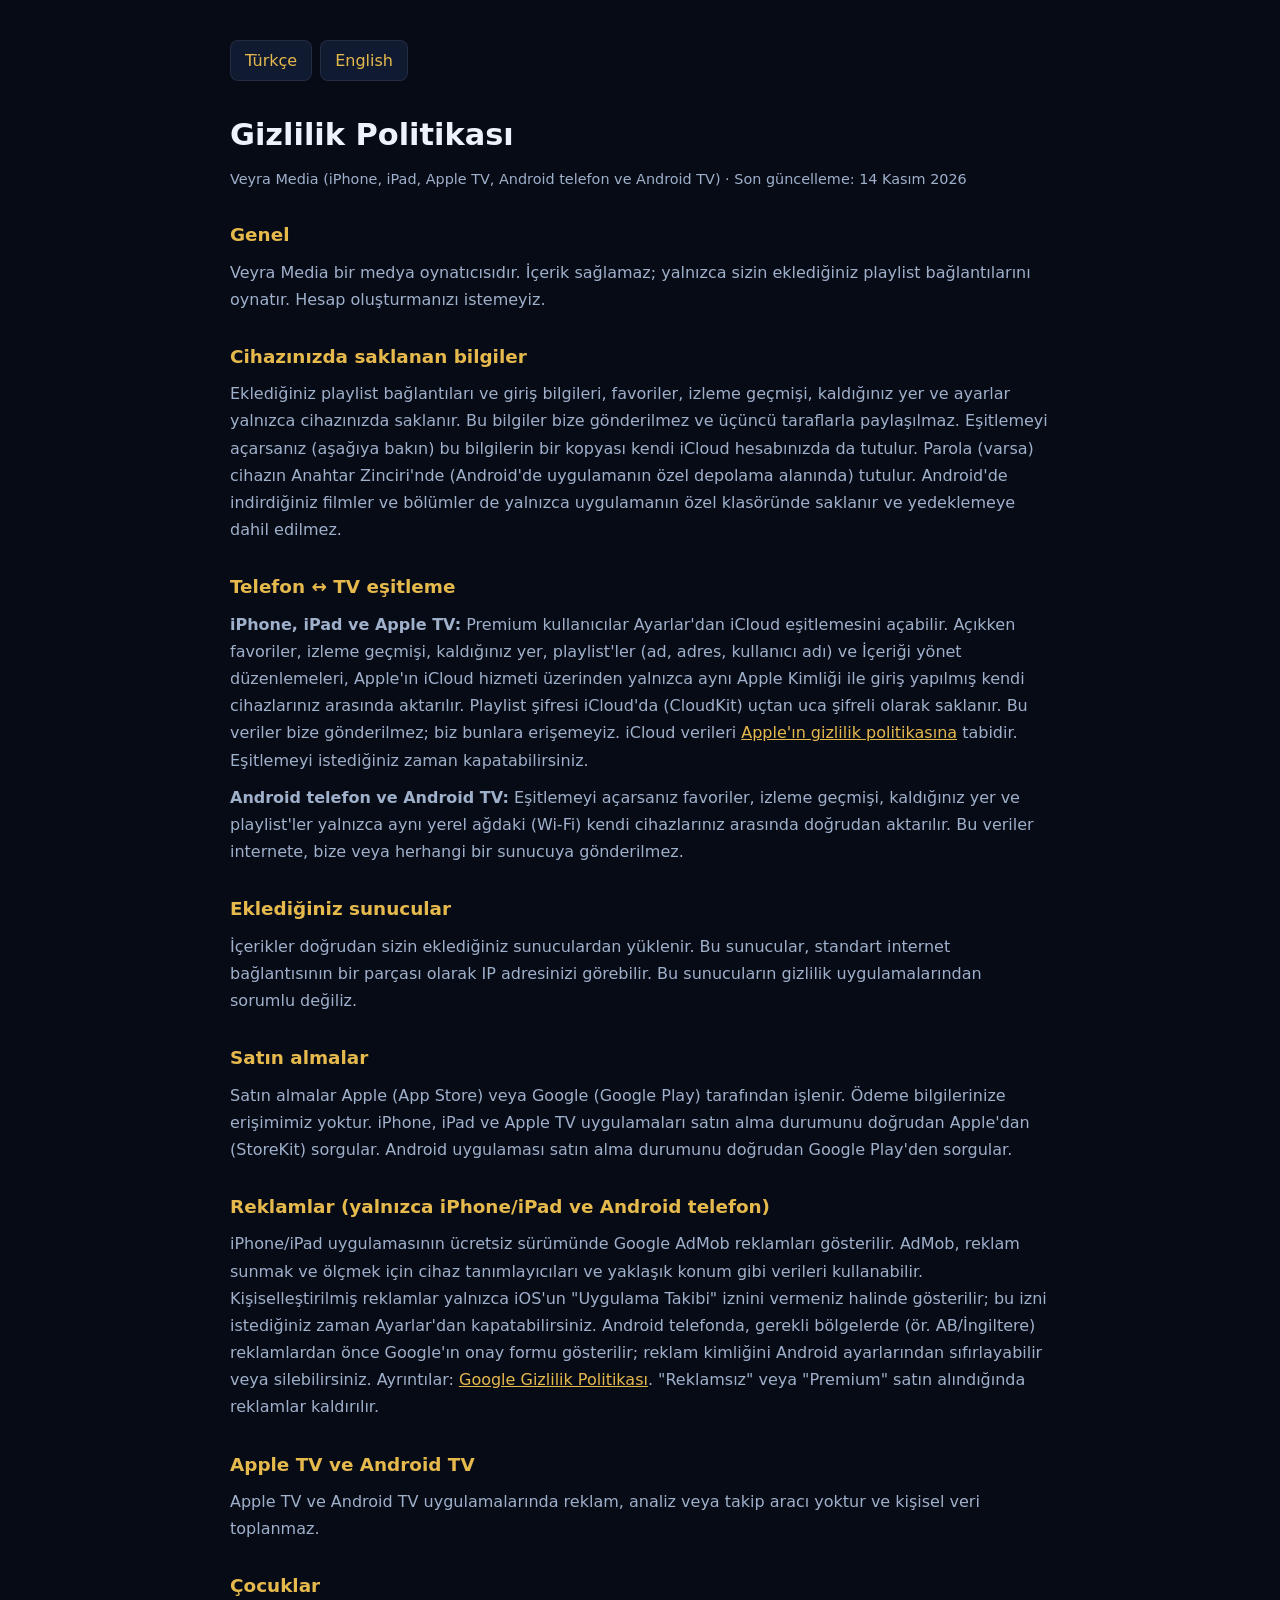
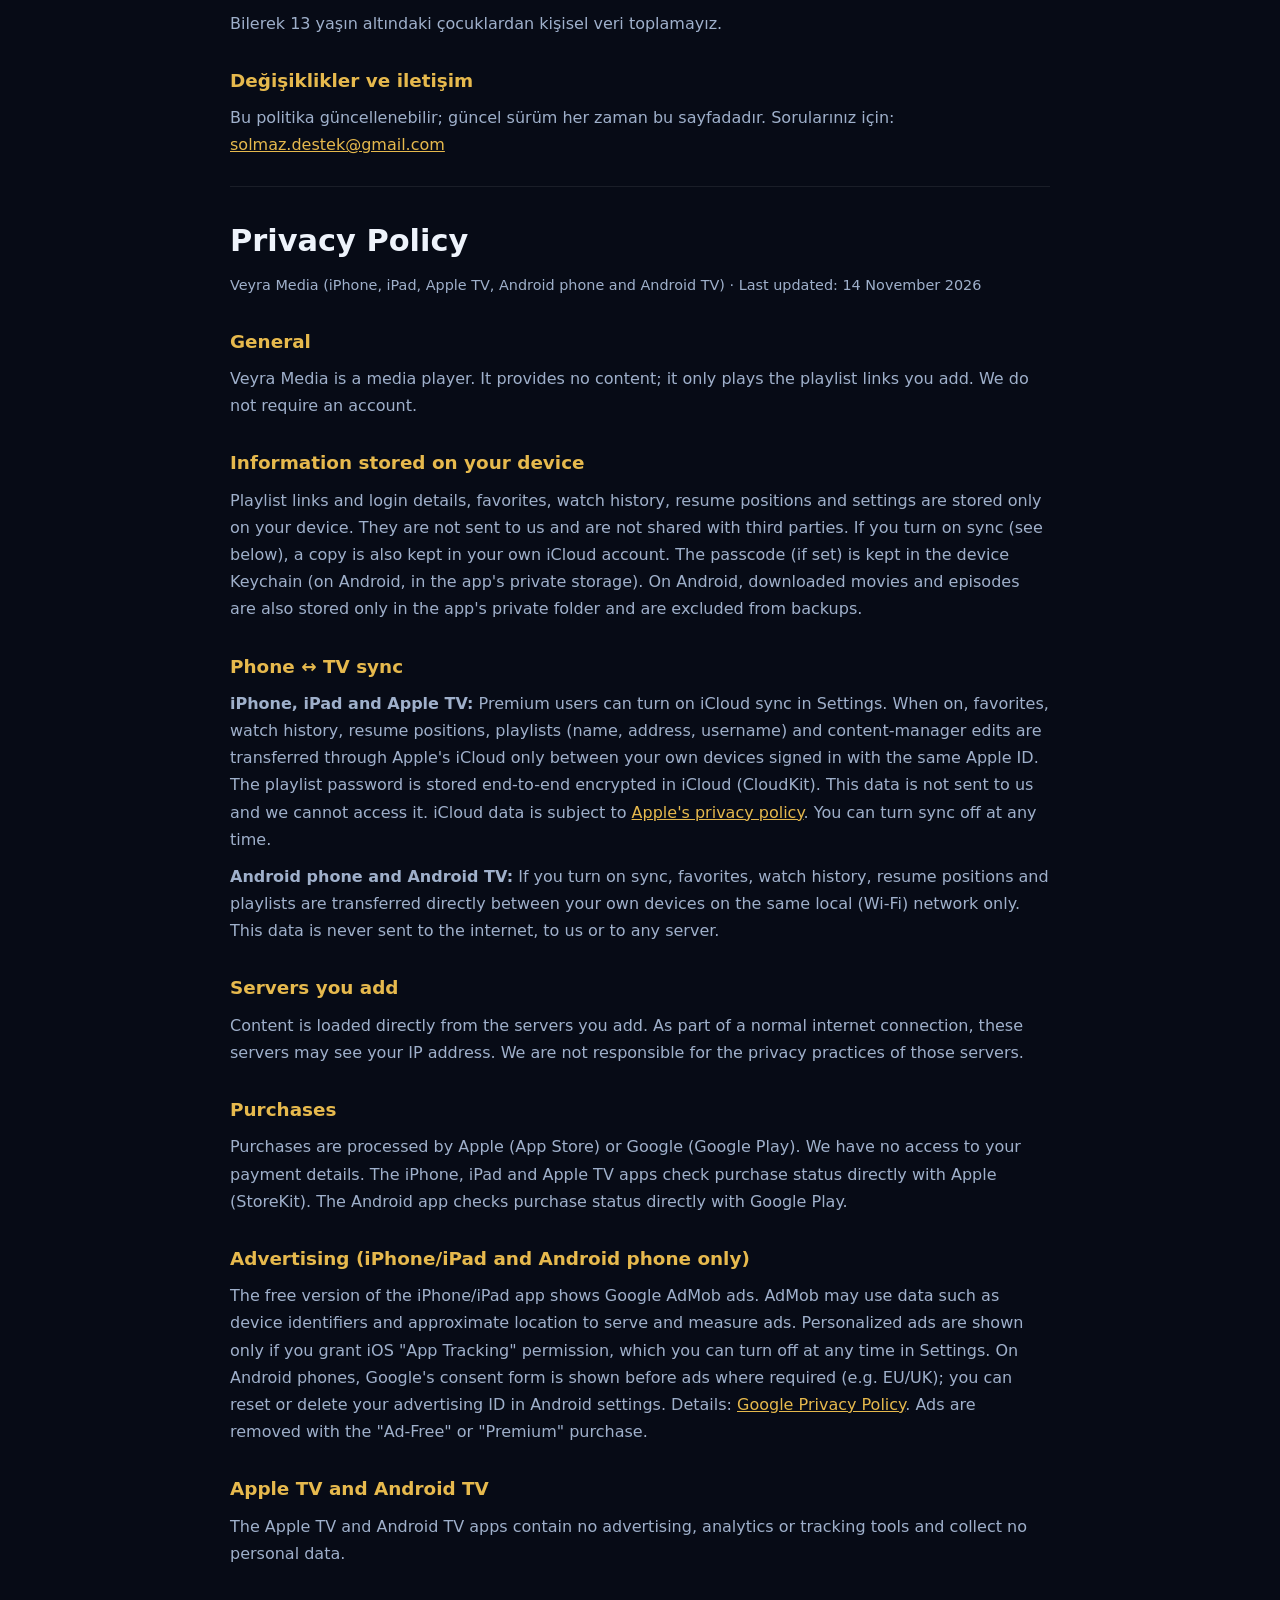
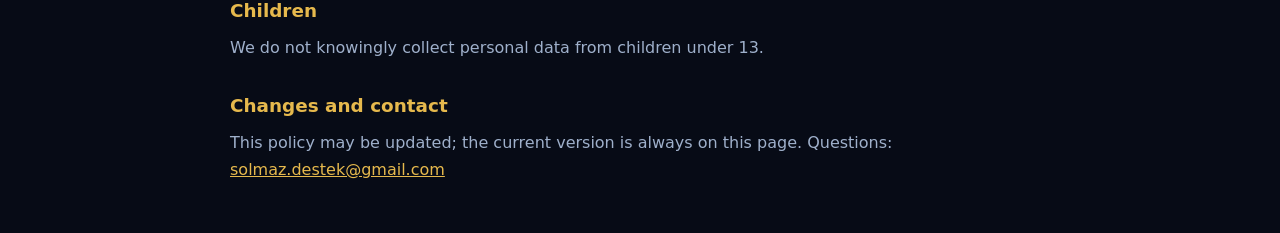
<file: privacy.html>
<!DOCTYPE html>
<html lang="tr">
<head>
<meta charset="UTF-8">
<meta name="viewport" content="width=device-width, initial-scale=1.0">
<title>Veyra Media — Gizlilik Politikası / Privacy Policy</title>
<style>
  :root{--bg:#070b16;--panel:#101a30;--line:rgba(255,255,255,.08);--gold:#e6b94d;--text:#eef3fb;--muted:#9fb0cb}
  *{box-sizing:border-box;margin:0;padding:0}
  body{font-family:system-ui,-apple-system,"Segoe UI",sans-serif;background:var(--bg);color:var(--text);line-height:1.7;padding:40px 16px}
  .wrap{max-width:820px;margin:0 auto}
  a{color:var(--gold)}
  h1{font-size:1.9rem;margin-bottom:6px}
  h2{font-size:1.15rem;margin:28px 0 8px;color:var(--gold)}
  p,li{color:var(--muted);margin-bottom:10px}
  ul{padding-left:22px}
  .date{font-size:.9rem;color:var(--muted);margin-bottom:24px}
  .lang{display:flex;gap:8px;margin-bottom:28px}
  .lang a{padding:6px 14px;border:1px solid var(--line);border-radius:8px;text-decoration:none;background:var(--panel)}
  section{border-top:1px solid var(--line);padding-top:28px;margin-top:28px}
</style>
</head>
<body>
<div class="wrap">
  <div class="lang"><a href="#tr">Türkçe</a><a href="#en">English</a></div>

  <section id="tr" style="border:0;margin:0;padding:0">
    <h1>Gizlilik Politikası</h1>
    <p class="date">Veyra Media (iPhone, iPad, Apple TV, Android telefon ve Android TV) · Son güncelleme: 14 Kasım 2026</p>

    <h2>Genel</h2>
    <p>Veyra Media bir medya oynatıcısıdır. İçerik sağlamaz; yalnızca sizin eklediğiniz playlist bağlantılarını oynatır. Hesap oluşturmanızı istemeyiz.</p>

    <h2>Cihazınızda saklanan bilgiler</h2>
    <p>Eklediğiniz playlist bağlantıları ve giriş bilgileri, favoriler, izleme geçmişi, kaldığınız yer ve ayarlar yalnızca cihazınızda saklanır. Bu bilgiler bize gönderilmez ve üçüncü taraflarla paylaşılmaz. Eşitlemeyi açarsanız (aşağıya bakın) bu bilgilerin bir kopyası kendi iCloud hesabınızda da tutulur. Parola (varsa) cihazın Anahtar Zinciri'nde (Android'de uygulamanın özel depolama alanında) tutulur. Android'de indirdiğiniz filmler ve bölümler de yalnızca uygulamanın özel klasöründe saklanır ve yedeklemeye dahil edilmez.</p>

    <h2>Telefon ↔ TV eşitleme</h2>
    <p><strong>iPhone, iPad ve Apple TV:</strong> Premium kullanıcılar Ayarlar'dan iCloud eşitlemesini açabilir. Açıkken favoriler, izleme geçmişi, kaldığınız yer, playlist'ler (ad, adres, kullanıcı adı) ve İçeriği yönet düzenlemeleri, Apple'ın iCloud hizmeti üzerinden yalnızca aynı Apple Kimliği ile giriş yapılmış kendi cihazlarınız arasında aktarılır. Playlist şifresi iCloud'da (CloudKit) uçtan uca şifreli olarak saklanır. Bu veriler bize gönderilmez; biz bunlara erişemeyiz. iCloud verileri <a href="https://www.apple.com/legal/privacy/">Apple'ın gizlilik politikasına</a> tabidir. Eşitlemeyi istediğiniz zaman kapatabilirsiniz.</p>
    <p><strong>Android telefon ve Android TV:</strong> Eşitlemeyi açarsanız favoriler, izleme geçmişi, kaldığınız yer ve playlist'ler yalnızca aynı yerel ağdaki (Wi-Fi) kendi cihazlarınız arasında doğrudan aktarılır. Bu veriler internete, bize veya herhangi bir sunucuya gönderilmez.</p>

    <h2>Eklediğiniz sunucular</h2>
    <p>İçerikler doğrudan sizin eklediğiniz sunuculardan yüklenir. Bu sunucular, standart internet bağlantısının bir parçası olarak IP adresinizi görebilir. Bu sunucuların gizlilik uygulamalarından sorumlu değiliz.</p>

    <h2>Satın almalar</h2>
    <p>Satın almalar Apple (App Store) veya Google (Google Play) tarafından işlenir. Ödeme bilgilerinize erişimimiz yoktur. iPhone, iPad ve Apple TV uygulamaları satın alma durumunu doğrudan Apple'dan (StoreKit) sorgular. Android uygulaması satın alma durumunu doğrudan Google Play'den sorgular.</p>

    <h2>Reklamlar (yalnızca iPhone/iPad ve Android telefon)</h2>
    <p>iPhone/iPad uygulamasının ücretsiz sürümünde Google AdMob reklamları gösterilir. AdMob, reklam sunmak ve ölçmek için cihaz tanımlayıcıları ve yaklaşık konum gibi verileri kullanabilir. Kişiselleştirilmiş reklamlar yalnızca iOS'un "Uygulama Takibi" iznini vermeniz halinde gösterilir; bu izni istediğiniz zaman Ayarlar'dan kapatabilirsiniz. Android telefonda, gerekli bölgelerde (ör. AB/İngiltere) reklamlardan önce Google'ın onay formu gösterilir; reklam kimliğini Android ayarlarından sıfırlayabilir veya silebilirsiniz. Ayrıntılar: <a href="https://policies.google.com/privacy">Google Gizlilik Politikası</a>. "Reklamsız" veya "Premium" satın alındığında reklamlar kaldırılır.</p>

    <h2>Apple TV ve Android TV</h2>
    <p>Apple TV ve Android TV uygulamalarında reklam, analiz veya takip aracı yoktur ve kişisel veri toplanmaz.</p>

    <h2>Çocuklar</h2>
    <p>Bilerek 13 yaşın altındaki çocuklardan kişisel veri toplamayız.</p>

    <h2>Değişiklikler ve iletişim</h2>
    <p>Bu politika güncellenebilir; güncel sürüm her zaman bu sayfadadır. Sorularınız için: <a href="mailto:solmaz.destek@gmail.com">solmaz.destek@gmail.com</a></p>
  </section>

  <section id="en">
    <h1>Privacy Policy</h1>
    <p class="date">Veyra Media (iPhone, iPad, Apple TV, Android phone and Android TV) · Last updated: 14 November 2026</p>

    <h2>General</h2>
    <p>Veyra Media is a media player. It provides no content; it only plays the playlist links you add. We do not require an account.</p>

    <h2>Information stored on your device</h2>
    <p>Playlist links and login details, favorites, watch history, resume positions and settings are stored only on your device. They are not sent to us and are not shared with third parties. If you turn on sync (see below), a copy is also kept in your own iCloud account. The passcode (if set) is kept in the device Keychain (on Android, in the app's private storage). On Android, downloaded movies and episodes are also stored only in the app's private folder and are excluded from backups.</p>

    <h2>Phone ↔ TV sync</h2>
    <p><strong>iPhone, iPad and Apple TV:</strong> Premium users can turn on iCloud sync in Settings. When on, favorites, watch history, resume positions, playlists (name, address, username) and content-manager edits are transferred through Apple's iCloud only between your own devices signed in with the same Apple ID. The playlist password is stored end-to-end encrypted in iCloud (CloudKit). This data is not sent to us and we cannot access it. iCloud data is subject to <a href="https://www.apple.com/legal/privacy/">Apple's privacy policy</a>. You can turn sync off at any time.</p>
    <p><strong>Android phone and Android TV:</strong> If you turn on sync, favorites, watch history, resume positions and playlists are transferred directly between your own devices on the same local (Wi-Fi) network only. This data is never sent to the internet, to us or to any server.</p>

    <h2>Servers you add</h2>
    <p>Content is loaded directly from the servers you add. As part of a normal internet connection, these servers may see your IP address. We are not responsible for the privacy practices of those servers.</p>

    <h2>Purchases</h2>
    <p>Purchases are processed by Apple (App Store) or Google (Google Play). We have no access to your payment details. The iPhone, iPad and Apple TV apps check purchase status directly with Apple (StoreKit). The Android app checks purchase status directly with Google Play.</p>

    <h2>Advertising (iPhone/iPad and Android phone only)</h2>
    <p>The free version of the iPhone/iPad app shows Google AdMob ads. AdMob may use data such as device identifiers and approximate location to serve and measure ads. Personalized ads are shown only if you grant iOS "App Tracking" permission, which you can turn off at any time in Settings. On Android phones, Google's consent form is shown before ads where required (e.g. EU/UK); you can reset or delete your advertising ID in Android settings. Details: <a href="https://policies.google.com/privacy">Google Privacy Policy</a>. Ads are removed with the "Ad-Free" or "Premium" purchase.</p>

    <h2>Apple TV and Android TV</h2>
    <p>The Apple TV and Android TV apps contain no advertising, analytics or tracking tools and collect no personal data.</p>

    <h2>Children</h2>
    <p>We do not knowingly collect personal data from children under 13.</p>

    <h2>Changes and contact</h2>
    <p>This policy may be updated; the current version is always on this page. Questions: <a href="mailto:solmaz.destek@gmail.com">solmaz.destek@gmail.com</a></p>
  </section>
</div>
</body>
</html>
</file>
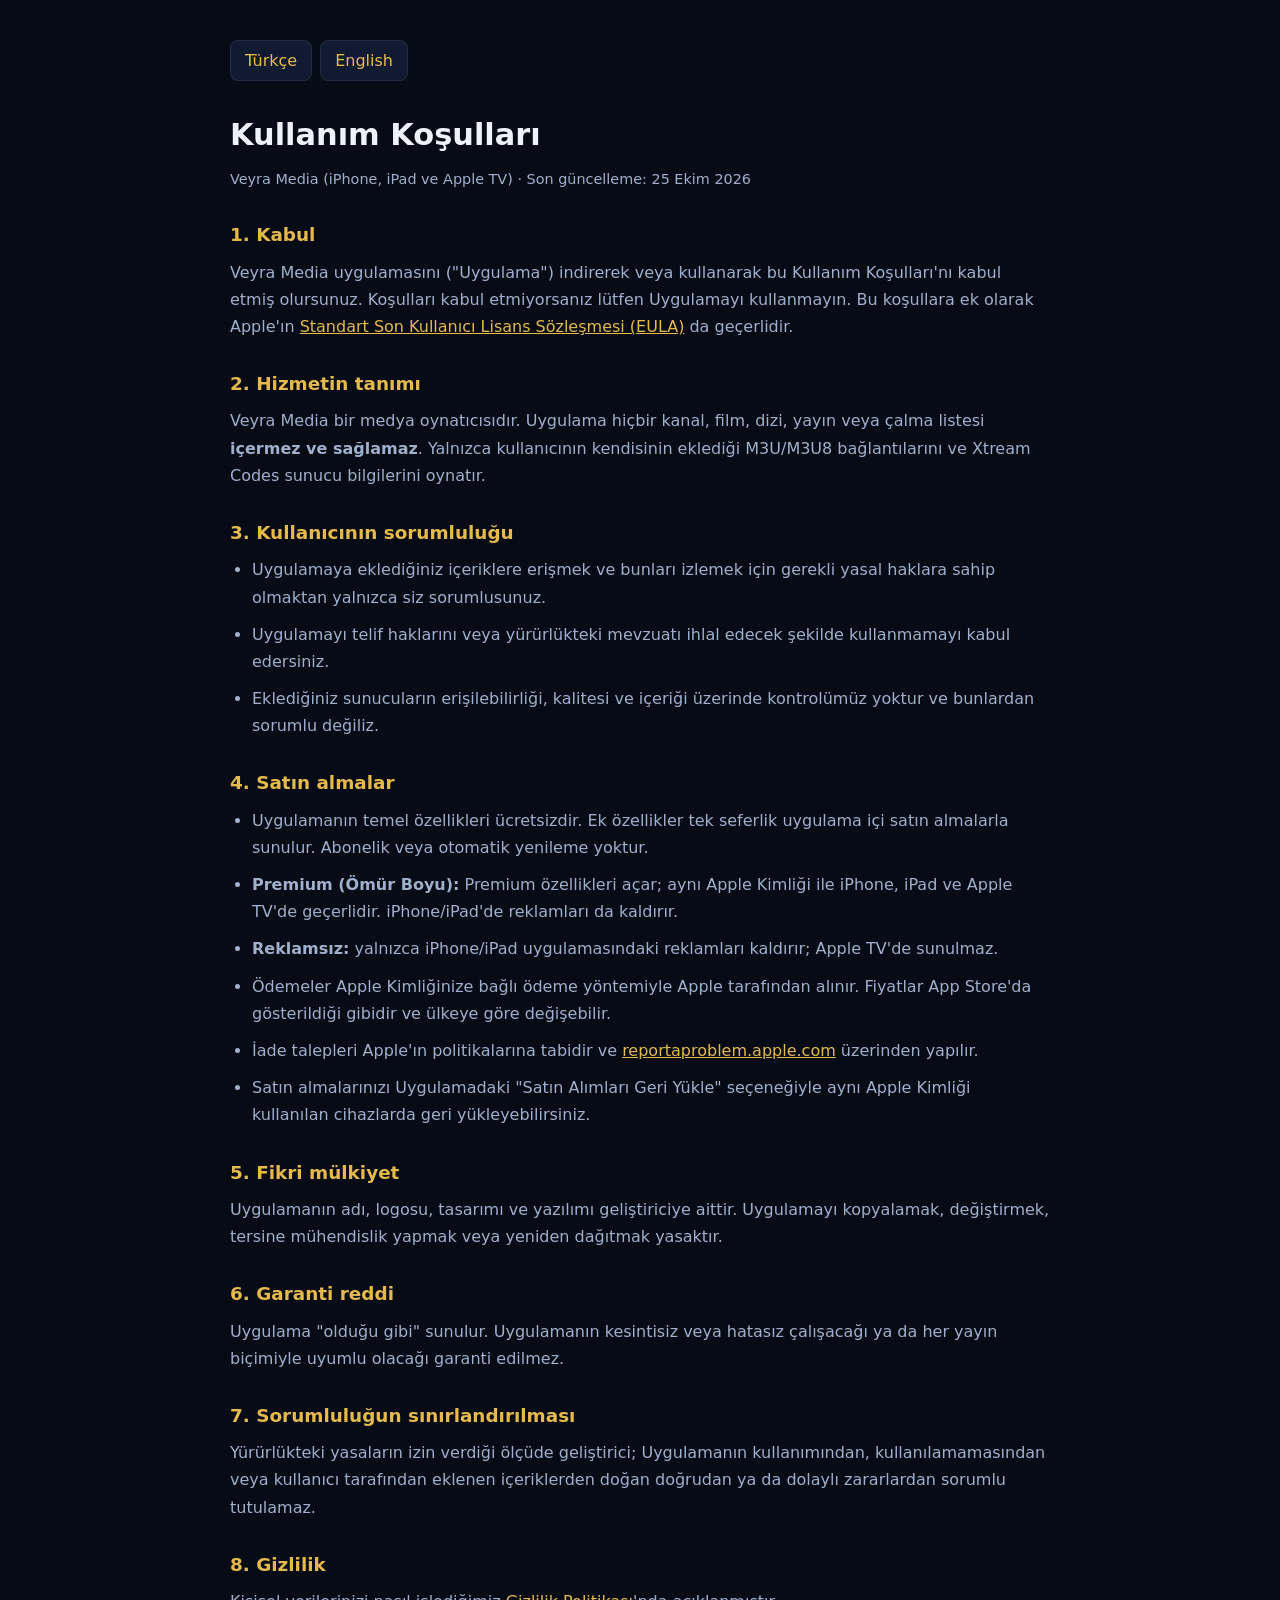
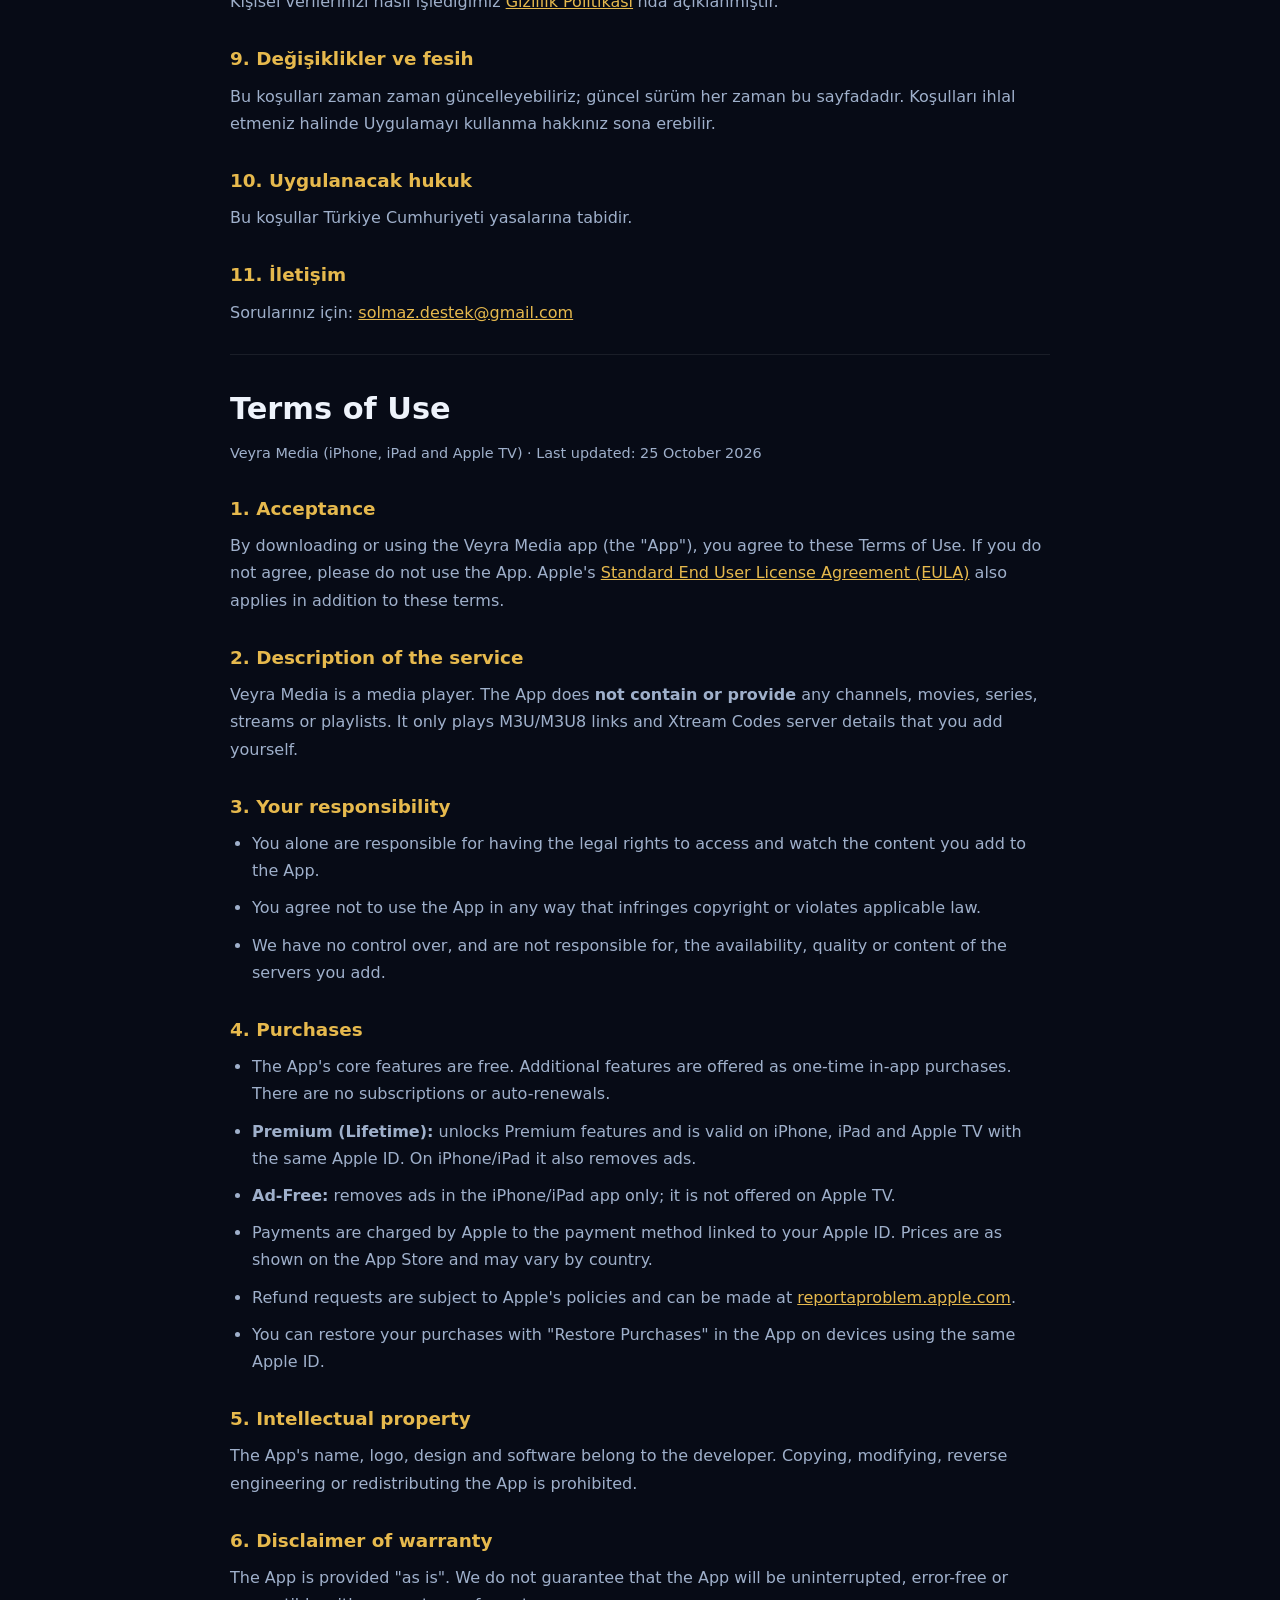
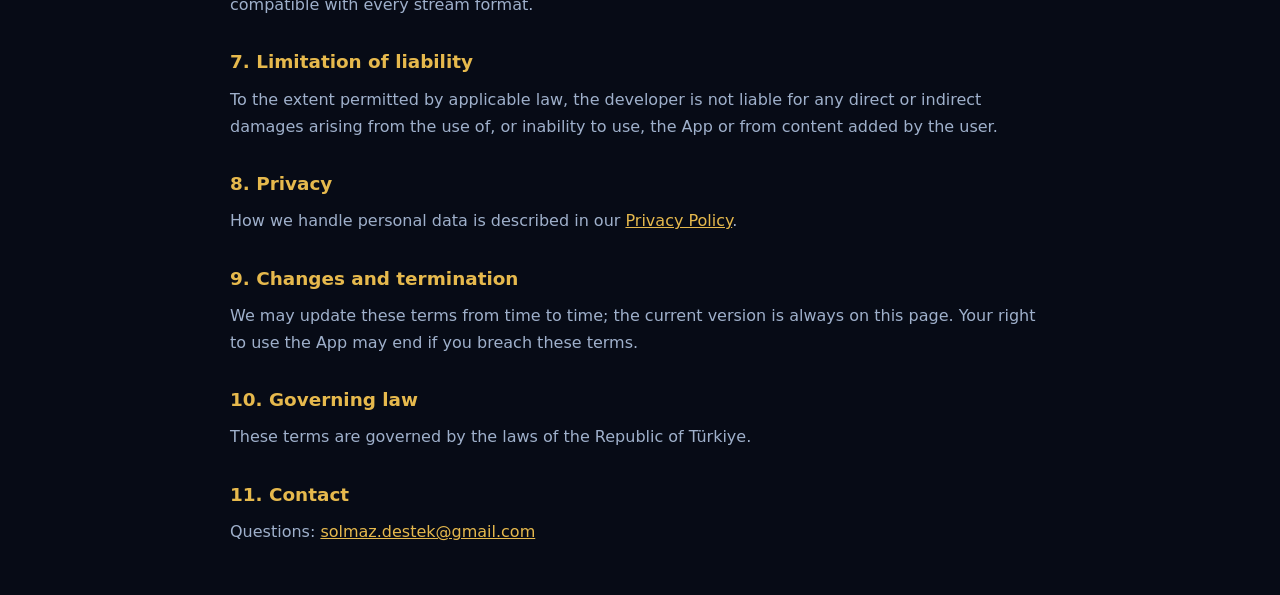
<file: terms.html>
<!DOCTYPE html>
<html lang="tr">
<head>
<meta charset="UTF-8">
<meta name="viewport" content="width=device-width, initial-scale=1.0">
<title>Veyra Media — Kullanım Koşulları / Terms of Use</title>
<style>
  :root{--bg:#070b16;--panel:#101a30;--line:rgba(255,255,255,.08);--gold:#e6b94d;--text:#eef3fb;--muted:#9fb0cb}
  *{box-sizing:border-box;margin:0;padding:0}
  body{font-family:system-ui,-apple-system,"Segoe UI",sans-serif;background:var(--bg);color:var(--text);line-height:1.7;padding:40px 16px}
  .wrap{max-width:820px;margin:0 auto}
  a{color:var(--gold)}
  h1{font-size:1.9rem;margin-bottom:6px}
  h2{font-size:1.15rem;margin:28px 0 8px;color:var(--gold)}
  p,li{color:var(--muted);margin-bottom:10px}
  ul{padding-left:22px}
  .date{font-size:.9rem;color:var(--muted);margin-bottom:24px}
  .lang{display:flex;gap:8px;margin-bottom:28px}
  .lang a{padding:6px 14px;border:1px solid var(--line);border-radius:8px;text-decoration:none;background:var(--panel)}
  section{border-top:1px solid var(--line);padding-top:28px;margin-top:28px}
</style>
</head>
<body>
<div class="wrap">
  <div class="lang"><a href="#tr">Türkçe</a><a href="#en">English</a></div>

  <section id="tr" style="border:0;margin:0;padding:0">
    <h1>Kullanım Koşulları</h1>
    <p class="date">Veyra Media (iPhone, iPad ve Apple TV) · Son güncelleme: 25 Ekim 2026</p>

    <h2>1. Kabul</h2>
    <p>Veyra Media uygulamasını ("Uygulama") indirerek veya kullanarak bu Kullanım Koşulları'nı kabul etmiş olursunuz. Koşulları kabul etmiyorsanız lütfen Uygulamayı kullanmayın. Bu koşullara ek olarak Apple'ın <a href="https://www.apple.com/legal/internet-services/itunes/dev/stdeula/">Standart Son Kullanıcı Lisans Sözleşmesi (EULA)</a> da geçerlidir.</p>

    <h2>2. Hizmetin tanımı</h2>
    <p>Veyra Media bir medya oynatıcısıdır. Uygulama hiçbir kanal, film, dizi, yayın veya çalma listesi <strong>içermez ve sağlamaz</strong>. Yalnızca kullanıcının kendisinin eklediği M3U/M3U8 bağlantılarını ve Xtream Codes sunucu bilgilerini oynatır.</p>

    <h2>3. Kullanıcının sorumluluğu</h2>
    <ul>
      <li>Uygulamaya eklediğiniz içeriklere erişmek ve bunları izlemek için gerekli yasal haklara sahip olmaktan yalnızca siz sorumlusunuz.</li>
      <li>Uygulamayı telif haklarını veya yürürlükteki mevzuatı ihlal edecek şekilde kullanmamayı kabul edersiniz.</li>
      <li>Eklediğiniz sunucuların erişilebilirliği, kalitesi ve içeriği üzerinde kontrolümüz yoktur ve bunlardan sorumlu değiliz.</li>
    </ul>

    <h2>4. Satın almalar</h2>
    <ul>
      <li>Uygulamanın temel özellikleri ücretsizdir. Ek özellikler tek seferlik uygulama içi satın almalarla sunulur. Abonelik veya otomatik yenileme yoktur.</li>
      <li><strong>Premium (Ömür Boyu):</strong> Premium özellikleri açar; aynı Apple Kimliği ile iPhone, iPad ve Apple TV'de geçerlidir. iPhone/iPad'de reklamları da kaldırır.</li>
      <li><strong>Reklamsız:</strong> yalnızca iPhone/iPad uygulamasındaki reklamları kaldırır; Apple TV'de sunulmaz.</li>
      <li>Ödemeler Apple Kimliğinize bağlı ödeme yöntemiyle Apple tarafından alınır. Fiyatlar App Store'da gösterildiği gibidir ve ülkeye göre değişebilir.</li>
      <li>İade talepleri Apple'ın politikalarına tabidir ve <a href="https://reportaproblem.apple.com">reportaproblem.apple.com</a> üzerinden yapılır.</li>
      <li>Satın almalarınızı Uygulamadaki "Satın Alımları Geri Yükle" seçeneğiyle aynı Apple Kimliği kullanılan cihazlarda geri yükleyebilirsiniz.</li>
    </ul>

    <h2>5. Fikri mülkiyet</h2>
    <p>Uygulamanın adı, logosu, tasarımı ve yazılımı geliştiriciye aittir. Uygulamayı kopyalamak, değiştirmek, tersine mühendislik yapmak veya yeniden dağıtmak yasaktır.</p>

    <h2>6. Garanti reddi</h2>
    <p>Uygulama "olduğu gibi" sunulur. Uygulamanın kesintisiz veya hatasız çalışacağı ya da her yayın biçimiyle uyumlu olacağı garanti edilmez.</p>

    <h2>7. Sorumluluğun sınırlandırılması</h2>
    <p>Yürürlükteki yasaların izin verdiği ölçüde geliştirici; Uygulamanın kullanımından, kullanılamamasından veya kullanıcı tarafından eklenen içeriklerden doğan doğrudan ya da dolaylı zararlardan sorumlu tutulamaz.</p>

    <h2>8. Gizlilik</h2>
    <p>Kişisel verilerinizi nasıl işlediğimiz <a href="privacy.html">Gizlilik Politikası</a>'nda açıklanmıştır.</p>

    <h2>9. Değişiklikler ve fesih</h2>
    <p>Bu koşulları zaman zaman güncelleyebiliriz; güncel sürüm her zaman bu sayfadadır. Koşulları ihlal etmeniz halinde Uygulamayı kullanma hakkınız sona erebilir.</p>

    <h2>10. Uygulanacak hukuk</h2>
    <p>Bu koşullar Türkiye Cumhuriyeti yasalarına tabidir.</p>

    <h2>11. İletişim</h2>
    <p>Sorularınız için: <a href="mailto:solmaz.destek@gmail.com">solmaz.destek@gmail.com</a></p>
  </section>

  <section id="en">
    <h1>Terms of Use</h1>
    <p class="date">Veyra Media (iPhone, iPad and Apple TV) · Last updated: 25 October 2026</p>

    <h2>1. Acceptance</h2>
    <p>By downloading or using the Veyra Media app (the "App"), you agree to these Terms of Use. If you do not agree, please do not use the App. Apple's <a href="https://www.apple.com/legal/internet-services/itunes/dev/stdeula/">Standard End User License Agreement (EULA)</a> also applies in addition to these terms.</p>

    <h2>2. Description of the service</h2>
    <p>Veyra Media is a media player. The App does <strong>not contain or provide</strong> any channels, movies, series, streams or playlists. It only plays M3U/M3U8 links and Xtream Codes server details that you add yourself.</p>

    <h2>3. Your responsibility</h2>
    <ul>
      <li>You alone are responsible for having the legal rights to access and watch the content you add to the App.</li>
      <li>You agree not to use the App in any way that infringes copyright or violates applicable law.</li>
      <li>We have no control over, and are not responsible for, the availability, quality or content of the servers you add.</li>
    </ul>

    <h2>4. Purchases</h2>
    <ul>
      <li>The App's core features are free. Additional features are offered as one-time in-app purchases. There are no subscriptions or auto-renewals.</li>
      <li><strong>Premium (Lifetime):</strong> unlocks Premium features and is valid on iPhone, iPad and Apple TV with the same Apple ID. On iPhone/iPad it also removes ads.</li>
      <li><strong>Ad-Free:</strong> removes ads in the iPhone/iPad app only; it is not offered on Apple TV.</li>
      <li>Payments are charged by Apple to the payment method linked to your Apple ID. Prices are as shown on the App Store and may vary by country.</li>
      <li>Refund requests are subject to Apple's policies and can be made at <a href="https://reportaproblem.apple.com">reportaproblem.apple.com</a>.</li>
      <li>You can restore your purchases with "Restore Purchases" in the App on devices using the same Apple ID.</li>
    </ul>

    <h2>5. Intellectual property</h2>
    <p>The App's name, logo, design and software belong to the developer. Copying, modifying, reverse engineering or redistributing the App is prohibited.</p>

    <h2>6. Disclaimer of warranty</h2>
    <p>The App is provided "as is". We do not guarantee that the App will be uninterrupted, error-free or compatible with every stream format.</p>

    <h2>7. Limitation of liability</h2>
    <p>To the extent permitted by applicable law, the developer is not liable for any direct or indirect damages arising from the use of, or inability to use, the App or from content added by the user.</p>

    <h2>8. Privacy</h2>
    <p>How we handle personal data is described in our <a href="privacy.html">Privacy Policy</a>.</p>

    <h2>9. Changes and termination</h2>
    <p>We may update these terms from time to time; the current version is always on this page. Your right to use the App may end if you breach these terms.</p>

    <h2>10. Governing law</h2>
    <p>These terms are governed by the laws of the Republic of Türkiye.</p>

    <h2>11. Contact</h2>
    <p>Questions: <a href="mailto:solmaz.destek@gmail.com">solmaz.destek@gmail.com</a></p>
  </section>
</div>
</body>
</html>
</file>
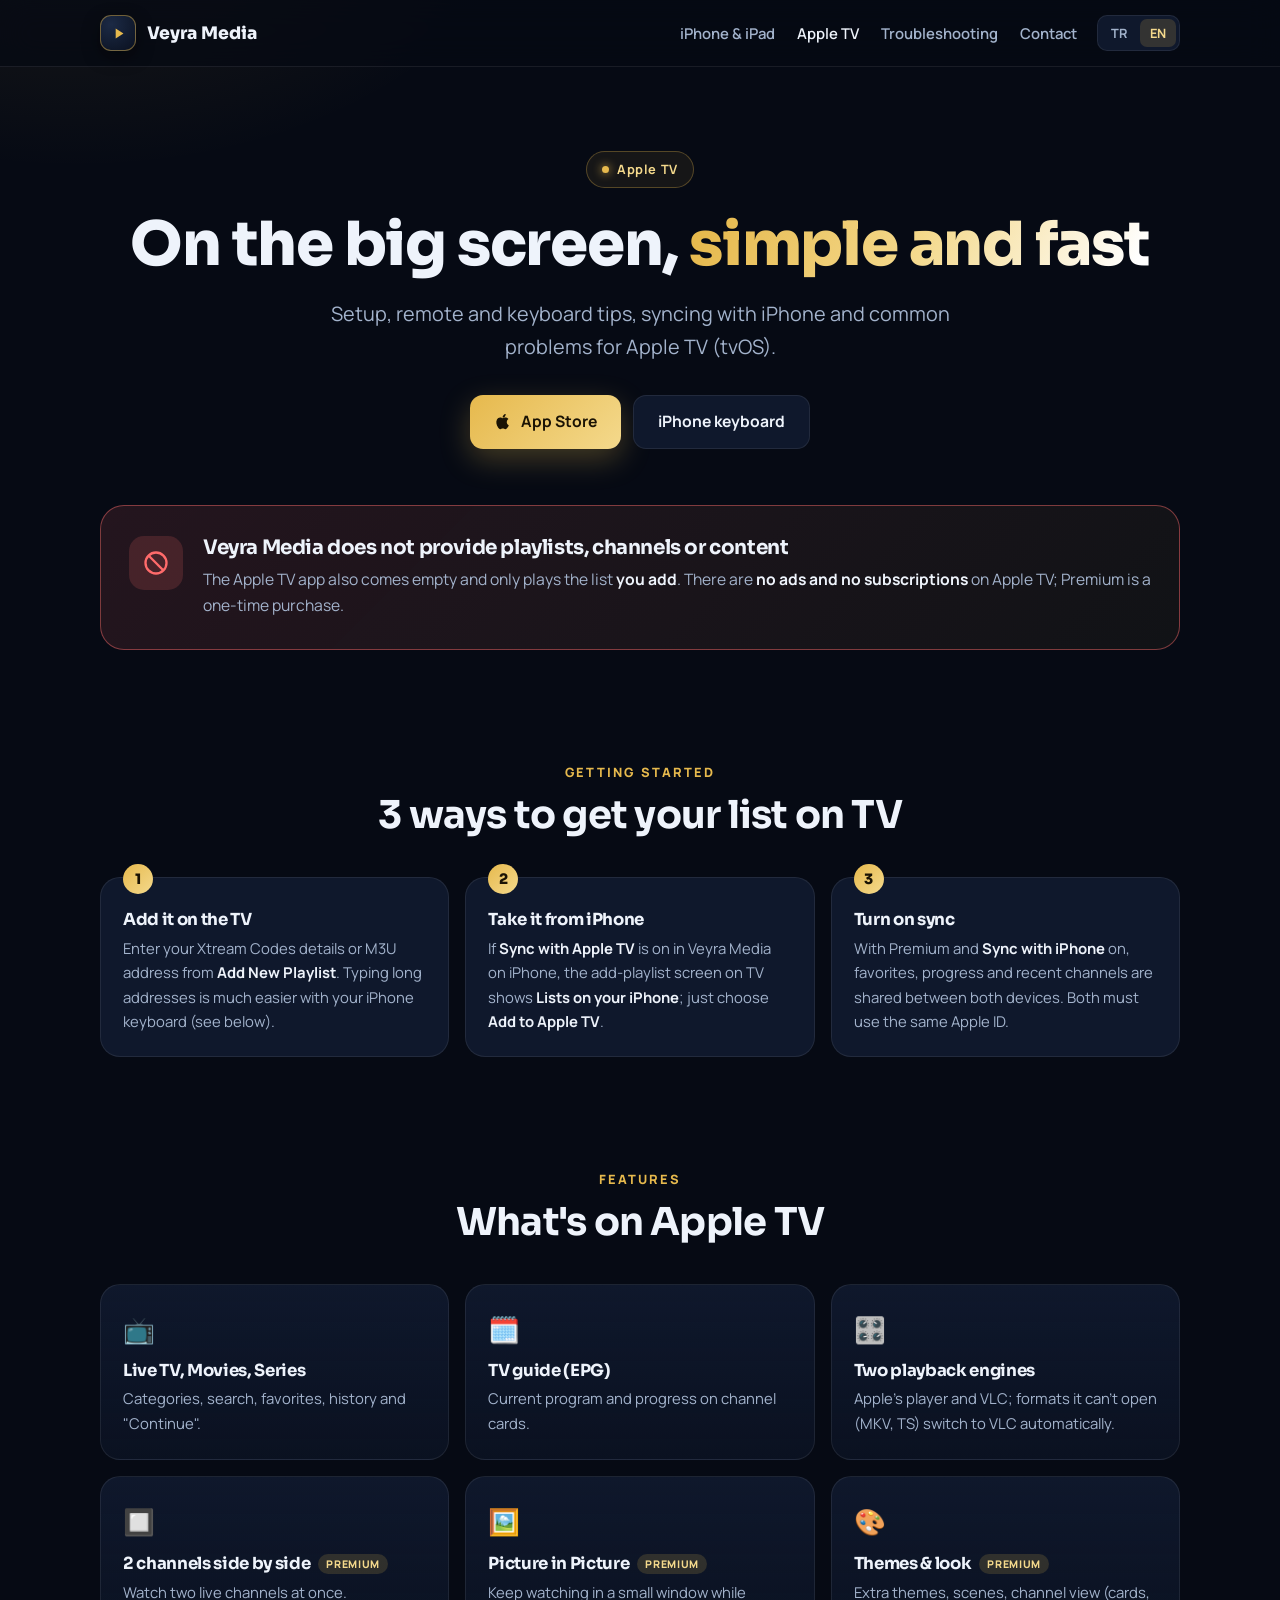
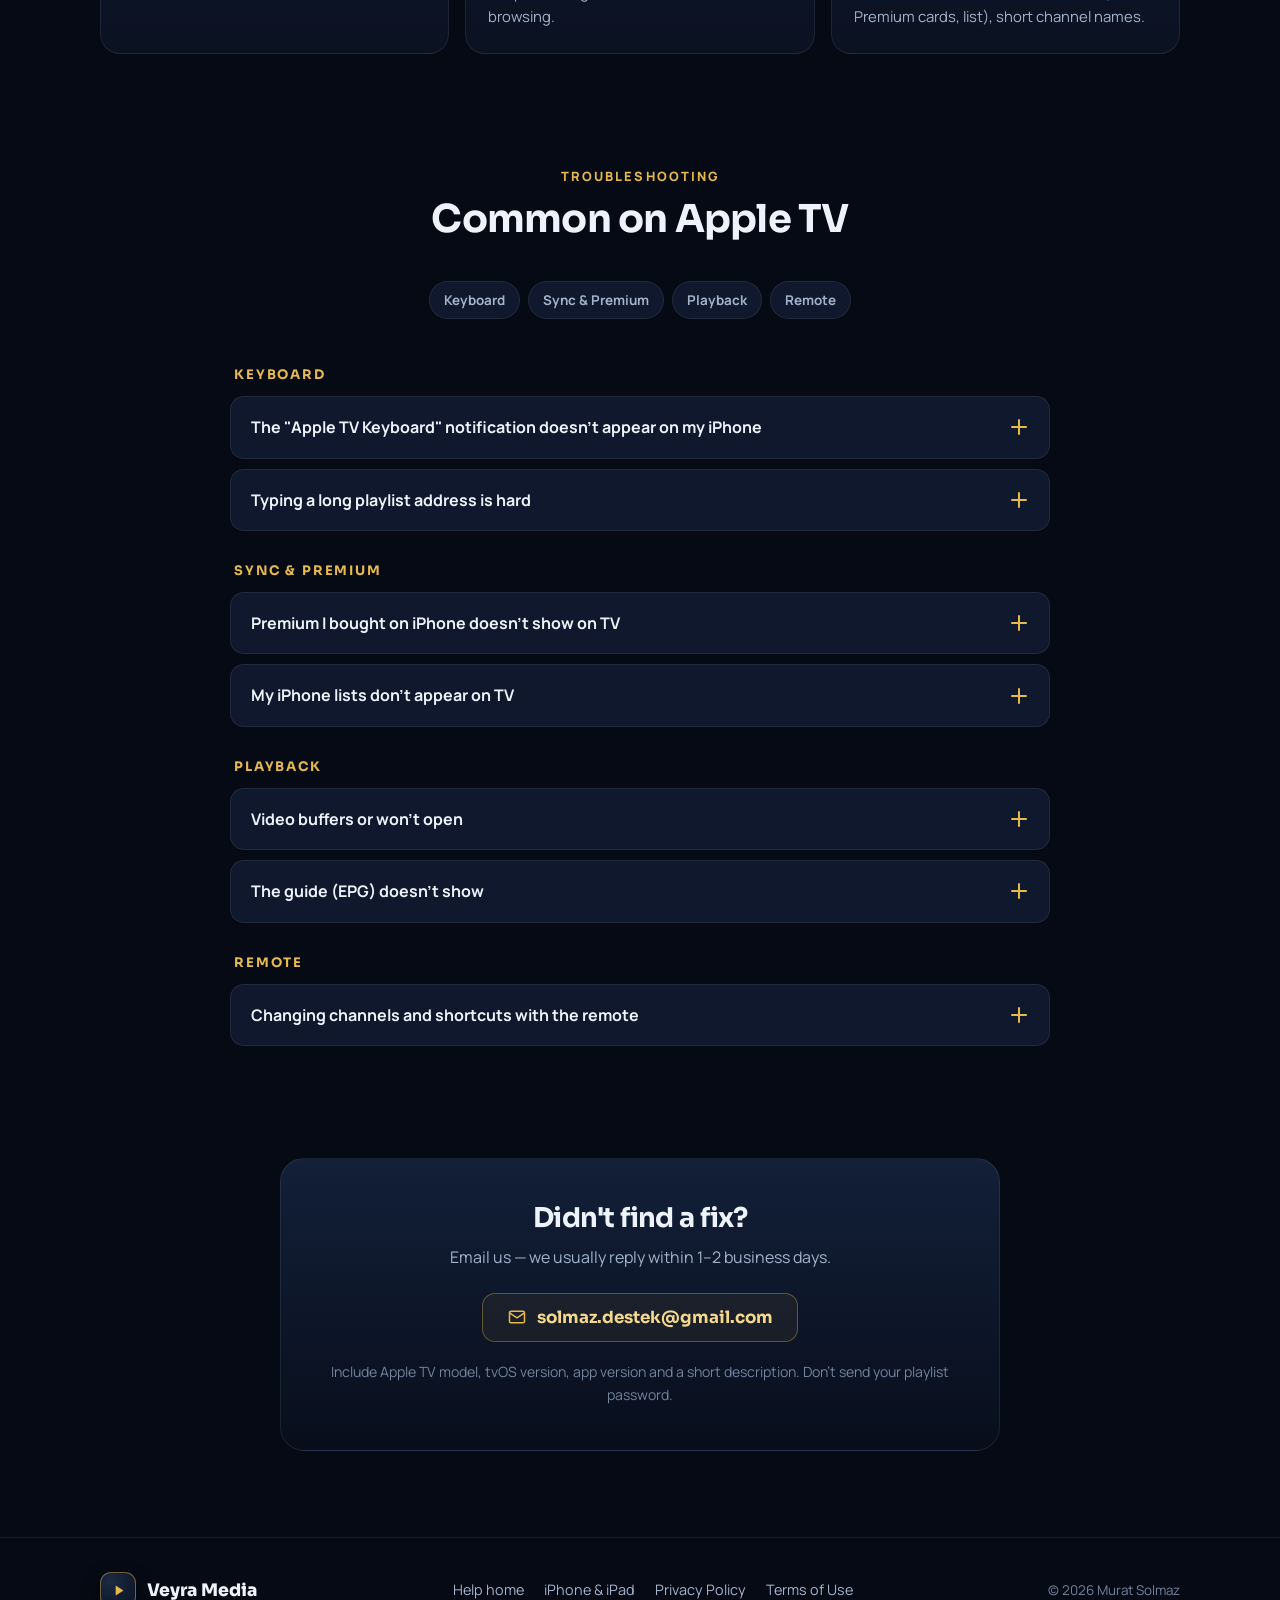
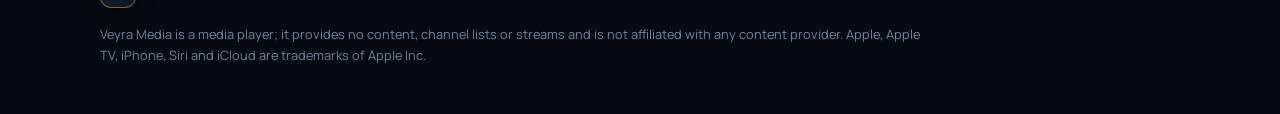
<file: tv.html>
<!DOCTYPE html>
<html lang="tr">
<head>
<meta charset="UTF-8">
<meta name="viewport" content="width=device-width, initial-scale=1.0">
<title>Veyra Media — Apple TV Destek</title>
<meta name="description" content="Veyra Media Apple TV destek: playlist ekleme, iPhone klavyesiyle yazma, iCloud eşitleme, oynatma sorunları ve Premium.">
<meta name="theme-color" content="#060a14">
<link rel="preconnect" href="https://fonts.googleapis.com">
<link rel="preconnect" href="https://fonts.gstatic.com" crossorigin>
<link href="https://fonts.googleapis.com/css2?family=Sora:wght@600;700;800&family=Manrope:wght@400;500;600;700;800&display=swap" rel="stylesheet">
<link rel="stylesheet" href="style.css">
<script src="site.js"></script>
</head>
<body>
<header class="nav">
  <div class="wrap nav-in">
    <a class="brand" href="index.html"><span class="logo"><svg viewBox="0 0 24 24"><path d="M8 5v14l11-7z"/></svg></span>Veyra Media</a>
    <div class="nav-r">
      <nav class="nav-links">
        <a href="ios.html">iPhone &amp; iPad</a>
        <a href="tv.html" class="on">Apple TV</a>
        <a href="#sorunlar"><span data-tr>Sorun giderme</span><span data-en>Troubleshooting</span></a>
        <a href="#iletisim"><span data-tr>İletişim</span><span data-en>Contact</span></a>
      </nav>
      <div class="lang"><button data-l="tr" onclick="setLang('tr')">TR</button><button data-l="en" onclick="setLang('en')">EN</button></div>
    </div>
  </div>
</header>

<section class="hero">
  <div class="wrap">
    <div class="pill"><i></i>Apple TV</div>
    <h1 data-tr>Büyük ekranda, <span class="grad">sade ve hızlı</span></h1>
    <h1 data-en>On the big screen, <span class="grad">simple and fast</span></h1>
    <p class="lead" data-tr>Apple TV (tvOS) için kurulum, kumanda ve klavye ipuçları, iPhone ile eşitleme ve sık karşılaşılan sorunlar.</p>
    <p class="lead" data-en>Setup, remote and keyboard tips, syncing with iPhone and common problems for Apple TV (tvOS).</p>
    <div class="cta">
      <a class="btn btn-p" href="https://apps.apple.com/app/id6762657480"><svg viewBox="0 0 24 24" fill="#1a1304"><path d="M17.05 12.04c-.03-2.6 2.12-3.85 2.22-3.91-1.21-1.77-3.09-2.01-3.76-2.04-1.6-.16-3.12.94-3.93.94-.81 0-2.06-.92-3.39-.89-1.74.03-3.35 1.01-4.25 2.57-1.81 3.14-.46 7.79 1.3 10.34.86 1.25 1.88 2.65 3.21 2.6 1.29-.05 1.78-.83 3.34-.83 1.55 0 2 .83 3.37.81 1.39-.03 2.27-1.27 3.12-2.53.98-1.45 1.39-2.85 1.41-2.92-.03-.01-2.71-1.04-2.74-4.13M14.54 4.6c.71-.86 1.19-2.06 1.06-3.25-1.02.04-2.26.68-2.99 1.54-.66.76-1.23 1.98-1.08 3.15 1.14.09 2.3-.58 3.01-1.44"/></svg>App Store</a>
      <a class="btn btn-g" href="#klavye"><span data-tr>iPhone klavyesi</span><span data-en>iPhone keyboard</span></a>
    </div>
  </div>
</section>

<section style="padding-top:0">
  <div class="wrap">
    <div class="big-notice reveal">
      <div class="bi"><svg viewBox="0 0 24 24"><circle cx="12" cy="12" r="9"/><path d="M5.6 5.6l12.8 12.8"/></svg></div>
      <div>
        <h3 data-tr>Veyra Media playlist, kanal veya içerik sağlamaz</h3>
        <h3 data-en>Veyra Media does not provide playlists, channels or content</h3>
        <p data-tr>Apple TV uygulaması da boş gelir ve yalnızca <strong>sizin eklediğiniz</strong> listeyi oynatır. Apple TV'de <strong>reklam ve abonelik yoktur</strong>; Premium tek seferlik bir satın alımdır.</p>
        <p data-en>The Apple TV app also comes empty and only plays the list <strong>you add</strong>. There are <strong>no ads and no subscriptions</strong> on Apple TV; Premium is a one-time purchase.</p>
      </div>
    </div>
  </div>
</section>

<section>
  <div class="wrap">
    <div class="sh reveal">
      <span class="kick"><span data-tr>Başlangıç</span><span data-en>Getting started</span></span>
      <h2 data-tr>Listenizi TV'ye getirmenin 3 yolu</h2><h2 data-en>3 ways to get your list on TV</h2>
    </div>
    <div class="steps">
      <div class="step reveal">
        <h3 data-tr>Doğrudan TV'de ekleyin</h3><h3 data-en>Add it on the TV</h3>
        <p data-tr><strong>Yeni Playlist Ekle</strong>'den Xtream Codes bilgilerini ya da M3U adresini girin. Uzun adresleri iPhone klavyesiyle yazmak çok daha kolaydır (aşağıya bakın).</p>
        <p data-en>Enter your Xtream Codes details or M3U address from <strong>Add New Playlist</strong>. Typing long addresses is much easier with your iPhone keyboard (see below).</p>
      </div>
      <div class="step reveal">
        <h3 data-tr>iPhone'dakini alın</h3><h3 data-en>Take it from iPhone</h3>
        <p data-tr>iPhone'da Veyra Media'da <strong>Apple TV ile senkron</strong> açıksa, TV'de playlist ekleme ekranında <strong>iPhone'daki listeler</strong> görünür; <strong>Apple TV'ye ekle</strong> demeniz yeterli.</p>
        <p data-en>If <strong>Sync with Apple TV</strong> is on in Veyra Media on iPhone, the add-playlist screen on TV shows <strong>Lists on your iPhone</strong>; just choose <strong>Add to Apple TV</strong>.</p>
      </div>
      <div class="step reveal">
        <h3 data-tr>Eşitlemeyi açın</h3><h3 data-en>Turn on sync</h3>
        <p data-tr>Premium ile <strong>iPhone ile senkron</strong> açıkken favoriler, kaldığınız yer ve son izlenen kanallar iki cihazda ortak olur. İki cihazda da aynı Apple Kimliği kullanılmalıdır.</p>
        <p data-en>With Premium and <strong>Sync with iPhone</strong> on, favorites, progress and recent channels are shared between both devices. Both must use the same Apple ID.</p>
      </div>
    </div>
  </div>
</section>

<section>
  <div class="wrap">
    <div class="sh reveal">
      <span class="kick"><span data-tr>Özellikler</span><span data-en>Features</span></span>
      <h2 data-tr>Apple TV'de neler var?</h2><h2 data-en>What's on Apple TV</h2>
    </div>
    <div class="grid">
      <div class="card reveal"><span class="em">📺</span><h3><span data-tr>Canlı TV, Film, Dizi</span><span data-en>Live TV, Movies, Series</span></h3><p data-tr>Kategoriler, arama, favoriler, geçmiş ve "Devam et".</p><p data-en>Categories, search, favorites, history and "Continue".</p></div>
      <div class="card reveal"><span class="em">🗓️</span><h3><span data-tr>TV rehberi (EPG)</span><span data-en>TV guide (EPG)</span></h3><p data-tr>Kanal kartlarında şu anki program ve ilerleme.</p><p data-en>Current program and progress on channel cards.</p></div>
      <div class="card reveal"><span class="em">🎛️</span><h3><span data-tr>İki oynatıcı motoru</span><span data-en>Two playback engines</span></h3><p data-tr>Apple oynatıcısı ve VLC; açılamayan biçimler (MKV, TS) otomatik VLC ile açılır.</p><p data-en>Apple's player and VLC; formats it can't open (MKV, TS) switch to VLC automatically.</p></div>
      <div class="card reveal"><span class="em">🔲</span><h3><span data-tr>Yan yana 2 kanal</span><span data-en>2 channels side by side</span> <span class="tag">Premium</span></h3><p data-tr>İki canlı kanalı aynı anda izleyin.</p><p data-en>Watch two live channels at once.</p></div>
      <div class="card reveal"><span class="em">🖼️</span><h3><span data-tr>Resim içinde Resim</span><span data-en>Picture in Picture</span> <span class="tag">Premium</span></h3><p data-tr>Menüde gezinirken küçük pencerede izlemeye devam edin.</p><p data-en>Keep watching in a small window while browsing.</p></div>
      <div class="card reveal"><span class="em">🎨</span><h3><span data-tr>Tema ve görünüm</span><span data-en>Themes &amp; look</span> <span class="tag">Premium</span></h3><p data-tr>Ek temalar, sahneler, kanal görünümü (kart, Premium kartlar, liste), kısa kanal adları.</p><p data-en>Extra themes, scenes, channel view (cards, Premium cards, list), short channel names.</p></div>
    </div>
  </div>
</section>

<section id="sorunlar">
  <div class="wrap">
    <div class="sh reveal">
      <span class="kick"><span data-tr>Sorun giderme</span><span data-en>Troubleshooting</span></span>
      <h2 data-tr>Apple TV'de sık karşılaşılanlar</h2><h2 data-en>Common on Apple TV</h2>
    </div>
    <div class="faq-cats">
      <a href="#klavye"><span data-tr>Klavye</span><span data-en>Keyboard</span></a>
      <a href="#g-esitleme"><span data-tr>Eşitleme &amp; Premium</span><span data-en>Sync &amp; Premium</span></a>
      <a href="#g-oynatma"><span data-tr>Oynatma</span><span data-en>Playback</span></a>
      <a href="#g-kumanda"><span data-tr>Kumanda</span><span data-en>Remote</span></a>
    </div>
    <div class="faq">
      <h3 class="grp" id="klavye"><span data-tr>Klavye</span><span data-en>Keyboard</span></h3>
      <details class="reveal" id="q-klavye"><summary><span data-tr>Aramada iPhone'a "Apple TV Klavyesi" bildirimi gelmiyor</span><span data-en>The "Apple TV Keyboard" notification doesn't appear on my iPhone</span><span class="pl"></span></summary><div class="ans">
        <p data-tr>Bu bildirimi uygulama değil, Apple'ın sistemi gönderir. Veyra Media, aramada tvOS'un standart klavyesini kullanır. Bildirim gelmiyorsa sırayla deneyin:</p>
        <p data-en>This notification is sent by Apple's system, not by the app. Veyra Media uses tvOS's standard keyboard for search. If it doesn't appear, try in order:</p>
        <ol data-tr><li>TV'deki ekran klavyesinde <strong>bir harfin üzerine gelin</strong>; bildirim çoğu zaman ancak o zaman çıkar.</li><li>iPhone'da <strong>Ayarlar → Bildirimler → Apple TV Klavyesi</strong>: bildirimlere izin verin, Kilit Ekranı ve Afiş açık olsun. (Listede yoksa önce TV'de bir yazı alanı açın.)</li><li>iPhone ve Apple TV'de <strong>aynı Apple Kimliği</strong> ile oturum açık olmalı; ikisi aynı Wi-Fi'da ve iPhone'da Bluetooth açık olmalı.</li><li>iPhone'u ve Apple TV'yi <strong>güncel iOS / tvOS</strong> sürümüne güncelleyin; sürümler uyumsuzsa bildirim gelmeyebilir.</li><li>Olmazsa <strong>Denetim Merkezi → Apple TV Remote</strong>'u açın; arama alanı seçiliyken klavye simgesi çıkar.</li><li>Apple TV'yi yeniden başlatın: <strong>Ayarlar → Sistem → Yeniden Başlat</strong>.</li></ol>
        <ol data-en><li>On the TV's on-screen keyboard, <strong>highlight a letter</strong>; often the notification only appears then.</li><li>On iPhone, <strong>Settings → Notifications → Apple TV Keyboard</strong>: allow notifications with Lock Screen and Banners on. (If it isn't listed, open a text field on the TV first.)</li><li>iPhone and Apple TV must be signed in with the <strong>same Apple ID</strong>, on the same Wi-Fi, with Bluetooth on.</li><li>Update both to the <strong>latest iOS / tvOS</strong>; mismatched versions can stop the notification.</li><li>If not, open <strong>Control Center → Apple TV Remote</strong>; a keyboard icon appears while the search field is selected.</li><li>Restart the Apple TV: <strong>Settings → System → Restart</strong>.</li></ol>
      </div></details>
      <details class="reveal"><summary><span data-tr>Uzun playlist adresini yazmak çok zor</span><span data-en>Typing a long playlist address is hard</span><span class="pl"></span></summary><div class="ans">
        <span data-tr>En kolayı listeyi iPhone'da ekleyip eşitlemeyle TV'ye almak. Bunun dışında iPhone klavyesiyle yazabilir, iPhone'da kopyaladığınız adresi bu klavyeye yapıştırabilirsiniz. Siri Remote'ta mikrofon düğmesiyle dikte de kullanılabilir.</span>
        <span data-en>The easiest way is to add the list on iPhone and bring it over with sync. Otherwise type with your iPhone keyboard; you can paste an address copied on iPhone into it. Dictation with the Siri Remote's microphone button also works.</span>
      </div></details>

      <h3 class="grp" id="g-esitleme"><span data-tr>Eşitleme &amp; Premium</span><span data-en>Sync &amp; Premium</span></h3>
      <details class="reveal"><summary><span data-tr>iPhone'da aldığım Premium TV'de görünmüyor</span><span data-en>Premium I bought on iPhone doesn't show on TV</span><span class="pl"></span></summary><div class="ans">
        <span data-tr>TV'de Premium ekranını açıp <strong>Geri Yükle</strong>'ye basın. Apple TV, <strong>Ayarlar → Kullanıcılar ve Hesaplar</strong>'da satın almayı yaptığınız Apple Kimliğini kullanmalıdır. Not: <strong>Reklamsız</strong> yalnızca iPhone/iPad içindir ve TV'de Premium açmaz.</span>
        <span data-en>Open the Premium screen on TV and tap <strong>Restore</strong>. Apple TV must use the Apple ID you bought with, in <strong>Settings → Users and Accounts</strong>. Note: <strong>Ad-Free</strong> is for iPhone/iPad only and doesn't unlock Premium on TV.</span>
      </div></details>
      <details class="reveal"><summary><span data-tr>iPhone'daki listeler TV'de görünmüyor</span><span data-en>My iPhone lists don't appear on TV</span><span class="pl"></span></summary><div class="ans">
        <ol data-tr><li>iPhone'da Veyra Media → <strong>Ayarlar → iCloud → Apple TV ile senkron</strong> açık olmalı (Premium).</li><li>İki cihaz aynı Apple Kimliğini kullanmalı ve iCloud Drive / Anahtar Zinciri açık olmalı.</li><li>iPhone'da uygulamayı bir kez açın, sonra TV'de uygulamayı kapatıp yeniden açın; eşitleme birkaç dakika sürebilir.</li></ol>
        <ol data-en><li>On iPhone, Veyra Media → <strong>Settings → iCloud → Sync with Apple TV</strong> must be on (Premium).</li><li>Both devices must use the same Apple ID with iCloud Drive / Keychain on.</li><li>Open the app on iPhone once, then close and reopen it on TV; sync can take a few minutes.</li></ol>
      </div></details>

      <h3 class="grp" id="g-oynatma"><span data-tr>Oynatma</span><span data-en>Playback</span></h3>
      <details class="reveal"><summary><span data-tr>Görüntü takılıyor ya da açılmıyor</span><span data-en>Video buffers or won't open</span><span class="pl"></span></summary><div class="ans">
        <ol data-tr><li>Mümkünse Apple TV'yi <strong>kabloyla (Ethernet)</strong> bağlayın; Wi-Fi'da modeme yakın olun.</li><li>Aynı hesabı izleyen diğer cihazları kapatın (bağlantı sınırı).</li><li><strong>Ayarlar → Oynatıcı motoru</strong>'nu değiştirip tekrar deneyin: VLC neredeyse her biçimi açar.</li><li>Tek kanal açılmıyorsa yayın kaynakta kapalı olabilir; tüm kanallarda sorun varsa sağlayıcınıza sorun.</li></ol>
        <ol data-en><li>If possible, connect the Apple TV <strong>by cable (Ethernet)</strong>; on Wi-Fi, stay close to the router.</li><li>Close other devices using the same account (connection limit).</li><li>Change <strong>Settings → Playback engine</strong> and try again: VLC opens almost every format.</li><li>If one channel fails, the stream may be down at the source; if all fail, ask your provider.</li></ol>
      </div></details>
      <details class="reveal"><summary><span data-tr>Rehber (EPG) görünmüyor</span><span data-en>The guide (EPG) doesn't show</span><span class="pl"></span></summary><div class="ans">
        <span data-tr>Xtream Codes'ta rehber otomatik gelir. M3U listelerinde <strong>Ayarlar → EPG</strong>'den sağlayıcınızın XMLTV adresini ekleyin. Sağlayıcı rehber vermeyen kanallarda bilgi boş kalır.</span>
        <span data-en>With Xtream Codes the guide loads automatically. For M3U lists, add your provider's XMLTV address in <strong>Settings → EPG</strong>. Channels without provider guide data stay empty.</span>
      </div></details>

      <h3 class="grp" id="g-kumanda"><span data-tr>Kumanda</span><span data-en>Remote</span></h3>
      <details class="reveal"><summary><span data-tr>Kumanda ile kanal değiştirme ve kısayollar</span><span data-en>Changing channels and shortcuts with the remote</span><span class="pl"></span></summary><div class="ans">
        <span data-tr>Oynatırken dokunmatik yüzeyde yukarı/aşağı kaydırarak ya da yön tuşlarıyla kanal değiştirebilirsiniz. <strong>Menü / Geri</strong> tuşu oynatıcıdan çıkar. Apple'ın olmayan (TV ya da üçüncü taraf) kumandalarda bazı tuşlar farklı davranabilir; Siri Remote veya iPhone'daki Apple TV Remote ile deneyin.</span>
        <span data-en>While playing, swipe up/down on the touch surface or use the arrow buttons to change channels. The <strong>Menu / Back</strong> button leaves the player. Non-Apple (TV or third-party) remotes may behave differently for some buttons; try the Siri Remote or Apple TV Remote on iPhone.</span>
      </div></details>
    </div>
  </div>
</section>

<section id="iletisim">
  <div class="wrap">
    <div class="contact reveal">
      <h2 data-tr>Çözüm bulamadınız mı?</h2><h2 data-en>Didn't find a fix?</h2>
      <p data-tr>Bize e-posta gönderin, genellikle 1–2 iş günü içinde yanıtlıyoruz.</p>
      <p data-en>Email us — we usually reply within 1–2 business days.</p>
      <a class="mail" href="mailto:solmaz.destek@gmail.com?subject=Veyra%20Media%20Apple%20TV"><svg viewBox="0 0 24 24"><rect x="3" y="5" width="18" height="14" rx="2"/><path d="M3 7l9 6 9-6"/></svg>solmaz.destek@gmail.com</a>
      <p class="tip" data-tr>Apple TV modeli, tvOS sürümü, uygulama sürümü ve sorunu kısaca yazın. Playlist şifrenizi göndermeyin.</p>
      <p class="tip" data-en>Include Apple TV model, tvOS version, app version and a short description. Don't send your playlist password.</p>
    </div>
  </div>
</section>

<footer>
  <div class="wrap">
    <div class="foot">
      <a class="brand" href="index.html"><span class="logo"><svg viewBox="0 0 24 24"><path d="M8 5v14l11-7z"/></svg></span>Veyra Media</a>
      <nav>
        <a href="index.html"><span data-tr>Destek ana sayfa</span><span data-en>Help home</span></a><a href="ios.html">iPhone &amp; iPad</a>
        <a href="privacy.html"><span data-tr>Gizlilik Politikası</span><span data-en>Privacy Policy</span></a>
        <a href="terms.html"><span data-tr>Kullanım Koşulları</span><span data-en>Terms of Use</span></a>
      </nav>
      <div class="copy">© 2026 Murat Solmaz</div>
    </div>
    <p class="disc" data-tr>Veyra Media bir medya oynatıcısıdır; içerik, kanal listesi veya yayın sağlamaz ve hiçbir içerik sağlayıcısıyla bağlantılı değildir. Apple, Apple TV, iPhone, Siri ve iCloud, Apple Inc.'in ticari markalarıdır.</p>
    <p class="disc" data-en>Veyra Media is a media player; it provides no content, channel lists or streams and is not affiliated with any content provider. Apple, Apple TV, iPhone, Siri and iCloud are trademarks of Apple Inc.</p>
  </div>
</footer>
</body>
</html>
</file>
<file: style.css>
/* Veyra Media — destek sitesi ortak stil (22 Kasım 2026) */
:root{
  --bg:#060a14;--bg2:#0a1120;--panel:#0f182c;--panel2:#132039;
  --line:rgba(255,255,255,.08);--line2:rgba(255,255,255,.14);
  --gold:#e6b94d;--gold2:#f4d98c;--blue:#5aa2ff;--green:#3fd08a;--red:#ff6b6b;
  --text:#eef3fb;--muted:#a3b3cc;--muted2:#72849f;
  --r:20px;--maxw:1120px;
}
*{box-sizing:border-box;margin:0;padding:0}
html{scroll-behavior:smooth;scroll-padding-top:84px}
body{font-family:'Manrope',system-ui,-apple-system,sans-serif;color:var(--text);line-height:1.65;-webkit-font-smoothing:antialiased;overflow-x:hidden;
  background:radial-gradient(1000px 560px at 88% -12%,rgba(90,162,255,.13),transparent 60%),
             radial-gradient(800px 520px at 6% -4%,rgba(230,185,77,.11),transparent 58%),var(--bg)}
a{color:var(--gold2)}
.wrap{max-width:var(--maxw);margin:0 auto;padding:0 20px}
h1,h2,h3,h4{font-family:'Sora',sans-serif;line-height:1.15;letter-spacing:-.02em}
strong{color:var(--text)}

/* Üst menü */
header.nav{position:sticky;top:0;z-index:50;backdrop-filter:blur(16px);-webkit-backdrop-filter:blur(16px);background:rgba(6,10,20,.74);border-bottom:1px solid var(--line)}
.nav-in{display:flex;align-items:center;justify-content:space-between;height:66px;gap:12px}
.brand{display:flex;align-items:center;gap:11px;font-family:'Sora';font-weight:800;font-size:1.08rem;color:var(--text);text-decoration:none;white-space:nowrap}
.logo{width:36px;height:36px;border-radius:11px;flex:none;display:grid;place-items:center;background:radial-gradient(circle at 30% 25%,#1c2a45,#0a1120);border:1px solid rgba(230,185,77,.45);box-shadow:0 6px 18px rgba(0,0,0,.45)}
.logo svg{width:17px;height:17px;fill:var(--gold)}
.nav-r{display:flex;align-items:center;gap:20px}
.nav-links{display:flex;gap:22px}
.nav-links a{color:var(--muted);text-decoration:none;font-weight:600;font-size:.93rem;transition:color .2s}
.nav-links a:hover,.nav-links a.on{color:var(--text)}
.lang{display:flex;gap:3px;background:var(--panel);border:1px solid var(--line);border-radius:10px;padding:3px}
.lang button{background:none;border:0;color:var(--muted);font:700 .8rem 'Manrope';padding:5px 10px;border-radius:7px;cursor:pointer}
.lang button.on{background:rgba(230,185,77,.17);color:var(--gold2)}
@media(max-width:760px){.nav-links{display:none}}

/* Hero */
.hero{padding:84px 0 56px;text-align:center}
.pill{display:inline-flex;align-items:center;gap:8px;padding:7px 15px;border-radius:99px;border:1px solid rgba(230,185,77,.3);background:rgba(230,185,77,.07);color:var(--gold2);font-weight:700;font-size:.8rem;letter-spacing:.04em;margin-bottom:22px}
.pill i{width:7px;height:7px;border-radius:50%;background:var(--gold);box-shadow:0 0 10px var(--gold)}
.hero h1{font-size:clamp(2.1rem,5.8vw,3.8rem);font-weight:800;margin-bottom:18px}
.grad{background:linear-gradient(120deg,var(--gold) 5%,var(--gold2) 50%,#fff 95%);-webkit-background-clip:text;background-clip:text;-webkit-text-fill-color:transparent}
.lead{font-size:clamp(1.02rem,2.3vw,1.24rem);color:var(--muted);max-width:680px;margin:0 auto 32px}
.cta{display:flex;gap:12px;justify-content:center;flex-wrap:wrap}
.btn{display:inline-flex;align-items:center;gap:9px;padding:13px 24px;border-radius:13px;font-weight:700;font-size:.98rem;text-decoration:none;transition:transform .15s,box-shadow .2s,border-color .2s;border:0;cursor:pointer}
.btn svg{width:18px;height:18px}
.btn-p{background:linear-gradient(135deg,var(--gold),var(--gold2));color:#1a1304;box-shadow:0 10px 30px rgba(230,185,77,.28)}
.btn-p:hover{transform:translateY(-2px)}
.btn-g{background:var(--panel);color:var(--text);border:1px solid var(--line)}
.btn-g:hover{transform:translateY(-2px);border-color:var(--line2)}

/* Bölümler */
section{padding:56px 0}
.sh{text-align:center;margin-bottom:40px}
.kick{display:block;color:var(--gold);font-weight:800;font-size:.8rem;letter-spacing:.16em;text-transform:uppercase;margin-bottom:10px}
.sh h2{font-size:clamp(1.6rem,3.8vw,2.4rem)}
.sh p{color:var(--muted);max-width:600px;margin:12px auto 0}

/* Platform kartları */
.plat{display:grid;grid-template-columns:1fr 1fr;gap:20px}
@media(max-width:760px){.plat{grid-template-columns:1fr}}
.pc{position:relative;display:block;text-decoration:none;color:var(--text);border-radius:24px;padding:34px 30px 30px;overflow:hidden;border:1px solid var(--line);
  background:linear-gradient(160deg,var(--panel2),var(--panel) 60%);transition:transform .2s,border-color .2s,box-shadow .2s}
.pc:hover{transform:translateY(-5px);border-color:rgba(230,185,77,.4);box-shadow:0 20px 50px rgba(0,0,0,.4)}
.pc::after{content:'';position:absolute;inset:auto -30% -60% auto;width:320px;height:320px;border-radius:50%;background:radial-gradient(circle,rgba(230,185,77,.16),transparent 65%)}
.pc.tv::after{background:radial-gradient(circle,rgba(90,162,255,.18),transparent 65%)}
.pc .dev{width:58px;height:58px;border-radius:16px;display:grid;place-items:center;background:rgba(230,185,77,.12);margin-bottom:18px}
.pc.tv .dev{background:rgba(90,162,255,.14)}
.pc .dev svg{width:30px;height:30px;stroke:var(--gold);fill:none;stroke-width:1.7}
.pc.tv .dev svg{stroke:var(--blue)}
.pc h3{font-size:1.5rem;margin-bottom:8px}
.pc p{color:var(--muted);font-size:.97rem;margin-bottom:18px}
.pc ul{list-style:none;display:flex;flex-wrap:wrap;gap:7px;margin-bottom:22px}
.pc li{font-size:.8rem;font-weight:700;padding:5px 11px;border-radius:99px;background:rgba(255,255,255,.05);border:1px solid var(--line);color:var(--muted)}
.pc .go{font-weight:800;color:var(--gold2);display:inline-flex;gap:6px;align-items:center}
.pc.tv .go{color:#9cc6ff}

/* Önemli şeritler */
.facts{display:grid;grid-template-columns:repeat(3,1fr);gap:16px}
@media(max-width:860px){.facts{grid-template-columns:1fr}}
.fact{border-radius:var(--r);padding:24px 22px;border:1px solid var(--line);background:var(--panel)}
.fact .fi{width:44px;height:44px;border-radius:12px;display:grid;place-items:center;margin-bottom:14px}
.fact .fi svg{width:22px;height:22px;fill:none;stroke-width:2}
.fact h3{font-size:1.08rem;margin-bottom:6px}
.fact p{color:var(--muted);font-size:.93rem}
.fact.red{border-color:rgba(255,107,107,.35);background:linear-gradient(160deg,rgba(255,107,107,.10),var(--panel) 70%)}
.fact.red .fi{background:rgba(255,107,107,.14)} .fact.red .fi svg{stroke:var(--red)}
.fact.green{border-color:rgba(63,208,138,.35);background:linear-gradient(160deg,rgba(63,208,138,.10),var(--panel) 70%)}
.fact.green .fi{background:rgba(63,208,138,.14)} .fact.green .fi svg{stroke:var(--green)}
.fact.blue{border-color:rgba(90,162,255,.35);background:linear-gradient(160deg,rgba(90,162,255,.10),var(--panel) 70%)}
.fact.blue .fi{background:rgba(90,162,255,.14)} .fact.blue .fi svg{stroke:var(--blue)}

/* Büyük uyarı kutusu */
.big-notice{border-radius:24px;padding:30px 28px;border:1.5px solid rgba(255,107,107,.45);background:linear-gradient(135deg,rgba(255,107,107,.12),rgba(230,185,77,.05));display:flex;gap:20px;align-items:flex-start}
.big-notice .bi{flex:none;width:54px;height:54px;border-radius:15px;display:grid;place-items:center;background:rgba(255,107,107,.16)}
.big-notice .bi svg{width:28px;height:28px;stroke:var(--red);fill:none;stroke-width:2}
.big-notice h3{font-size:1.25rem;margin-bottom:8px}
.big-notice p{color:var(--muted);font-size:.98rem}
.big-notice p+p{margin-top:8px}
@media(max-width:560px){.big-notice{flex-direction:column}}

/* Özellik ızgarası */
.grid{display:grid;grid-template-columns:repeat(3,1fr);gap:16px}
@media(max-width:900px){.grid{grid-template-columns:repeat(2,1fr)}}
@media(max-width:560px){.grid{grid-template-columns:1fr}}
.card{background:linear-gradient(180deg,var(--panel),rgba(15,24,44,.55));border:1px solid var(--line);border-radius:var(--r);padding:24px 22px;transition:transform .2s,border-color .2s}
.card:hover{transform:translateY(-3px);border-color:rgba(230,185,77,.25)}
.card .em{font-size:1.6rem;margin-bottom:10px;display:block}
.card h3{font-size:1.04rem;margin-bottom:6px;display:flex;align-items:center;gap:8px;flex-wrap:wrap}
.card p{color:var(--muted);font-size:.93rem}
.tag{font:800 .66rem 'Manrope';letter-spacing:.06em;padding:3px 8px;border-radius:99px;background:rgba(230,185,77,.16);color:var(--gold2);text-transform:uppercase}
.tag.free{background:rgba(63,208,138,.14);color:#8be8b9}

/* Adımlar */
.steps{display:grid;grid-template-columns:repeat(3,1fr);gap:16px;counter-reset:s}
@media(max-width:860px){.steps{grid-template-columns:1fr}}
.step{position:relative;background:var(--panel);border:1px solid var(--line);border-radius:var(--r);padding:26px 22px 22px}
.step::before{counter-increment:s;content:counter(s);position:absolute;top:-14px;left:22px;width:30px;height:30px;border-radius:50%;display:grid;place-items:center;font:800 .9rem 'Sora';color:#1a1304;background:linear-gradient(135deg,var(--gold),var(--gold2))}
.step h3{font-size:1.04rem;margin:6px 0 6px}
.step p{color:var(--muted);font-size:.93rem}
.step code,.ans code{font-family:ui-monospace,Menlo,monospace;font-size:.85em;background:rgba(255,255,255,.07);padding:2px 6px;border-radius:6px;color:var(--gold2);word-break:break-all}

/* Planlar */
.plans{display:grid;grid-template-columns:1fr 1fr;gap:18px;max-width:820px;margin:0 auto}
@media(max-width:640px){.plans{grid-template-columns:1fr}}
.plan{background:linear-gradient(180deg,var(--panel),rgba(15,24,44,.4));border:1px solid var(--line);border-radius:var(--r);padding:28px 26px;position:relative}
.plan.feat{border-color:rgba(230,185,77,.5);box-shadow:0 0 44px rgba(230,185,77,.1)}
.plan h3{font-size:1.25rem}
.plan .once{display:inline-block;margin:10px 0 4px;font-weight:800;font-size:.82rem;color:#8be8b9;background:rgba(63,208,138,.12);padding:4px 10px;border-radius:99px}
.plan ul{list-style:none;margin-top:14px;display:flex;flex-direction:column;gap:9px}
.plan li{display:flex;gap:9px;color:var(--muted);font-size:.94rem}
.plan li::before{content:'✓';color:var(--gold);font-weight:800}

/* SSS / sorun giderme */
.faq-cats{display:flex;flex-wrap:wrap;gap:8px;justify-content:center;margin-bottom:26px}
.faq-cats a{font-weight:700;font-size:.84rem;padding:7px 14px;border-radius:99px;background:var(--panel);border:1px solid var(--line);color:var(--muted);text-decoration:none}
.faq-cats a:hover{color:var(--text);border-color:var(--line2)}
.faq{max-width:820px;margin:0 auto;display:flex;flex-direction:column;gap:10px}
.faq h3.grp{font-size:.82rem;letter-spacing:.14em;text-transform:uppercase;color:var(--gold);margin:22px 4px 4px}
details{background:var(--panel);border:1px solid var(--line);border-radius:14px;padding:0 20px;transition:border-color .2s}
details[open]{border-color:rgba(230,185,77,.28)}
summary{cursor:pointer;padding:17px 0;font-weight:700;font-size:1rem;list-style:none;display:flex;justify-content:space-between;align-items:center;gap:14px}
summary::-webkit-details-marker{display:none}
summary .pl{flex:none;width:20px;height:20px;position:relative}
summary .pl::before,summary .pl::after{content:'';position:absolute;background:var(--gold);border-radius:2px}
summary .pl::before{top:9px;left:2px;right:2px;height:2px}
summary .pl::after{left:9px;top:2px;bottom:2px;width:2px;transition:opacity .2s}
details[open] summary .pl::after{opacity:0}
.ans{color:var(--muted);font-size:.95rem;padding:0 0 18px}
.ans ol,.ans ul{padding-left:20px;margin-top:6px;display:flex;flex-direction:column;gap:5px}
.ans p+p,.ans p+ol,.ans p+ul{margin-top:8px}

/* İletişim */
.contact{text-align:center;background:linear-gradient(180deg,var(--panel2),rgba(15,24,44,.3));border:1px solid var(--line);border-radius:24px;padding:44px 24px;max-width:720px;margin:0 auto}
.contact h2{font-size:1.7rem;margin-bottom:10px}
.contact p{color:var(--muted);margin-bottom:22px}
.contact .tip{font-size:.88rem;color:var(--muted2);margin:18px 0 0}
.mail{display:inline-flex;align-items:center;gap:10px;font:700 1.05rem 'Sora';color:var(--gold2);text-decoration:none;padding:13px 24px;border:1px solid rgba(230,185,77,.35);border-radius:13px;background:rgba(230,185,77,.06);word-break:break-all}
.mail svg{width:20px;height:20px;stroke:var(--gold);fill:none;stroke-width:1.8;flex:none}

/* Alt bilgi */
footer{border-top:1px solid var(--line);padding:34px 0 48px;margin-top:30px}
.foot{display:flex;justify-content:space-between;align-items:center;flex-wrap:wrap;gap:18px}
.foot nav{display:flex;gap:20px;flex-wrap:wrap}
.foot nav a{color:var(--muted);text-decoration:none;font-size:.9rem}
.foot nav a:hover{color:var(--gold2)}
.copy{color:var(--muted2);font-size:.84rem}
.disc{color:var(--muted2);font-size:.8rem;margin-top:16px;max-width:820px}

.reveal{opacity:0;transform:translateY(18px);transition:opacity .6s ease,transform .6s ease}
.reveal.in{opacity:1;transform:none}
@media(prefers-reduced-motion:reduce){.reveal{opacity:1;transform:none;transition:none}html{scroll-behavior:auto}}

/* Dil */
[data-en]{display:none}
html.en [data-tr]{display:none}
html.en [data-en]{display:revert}
</file>
